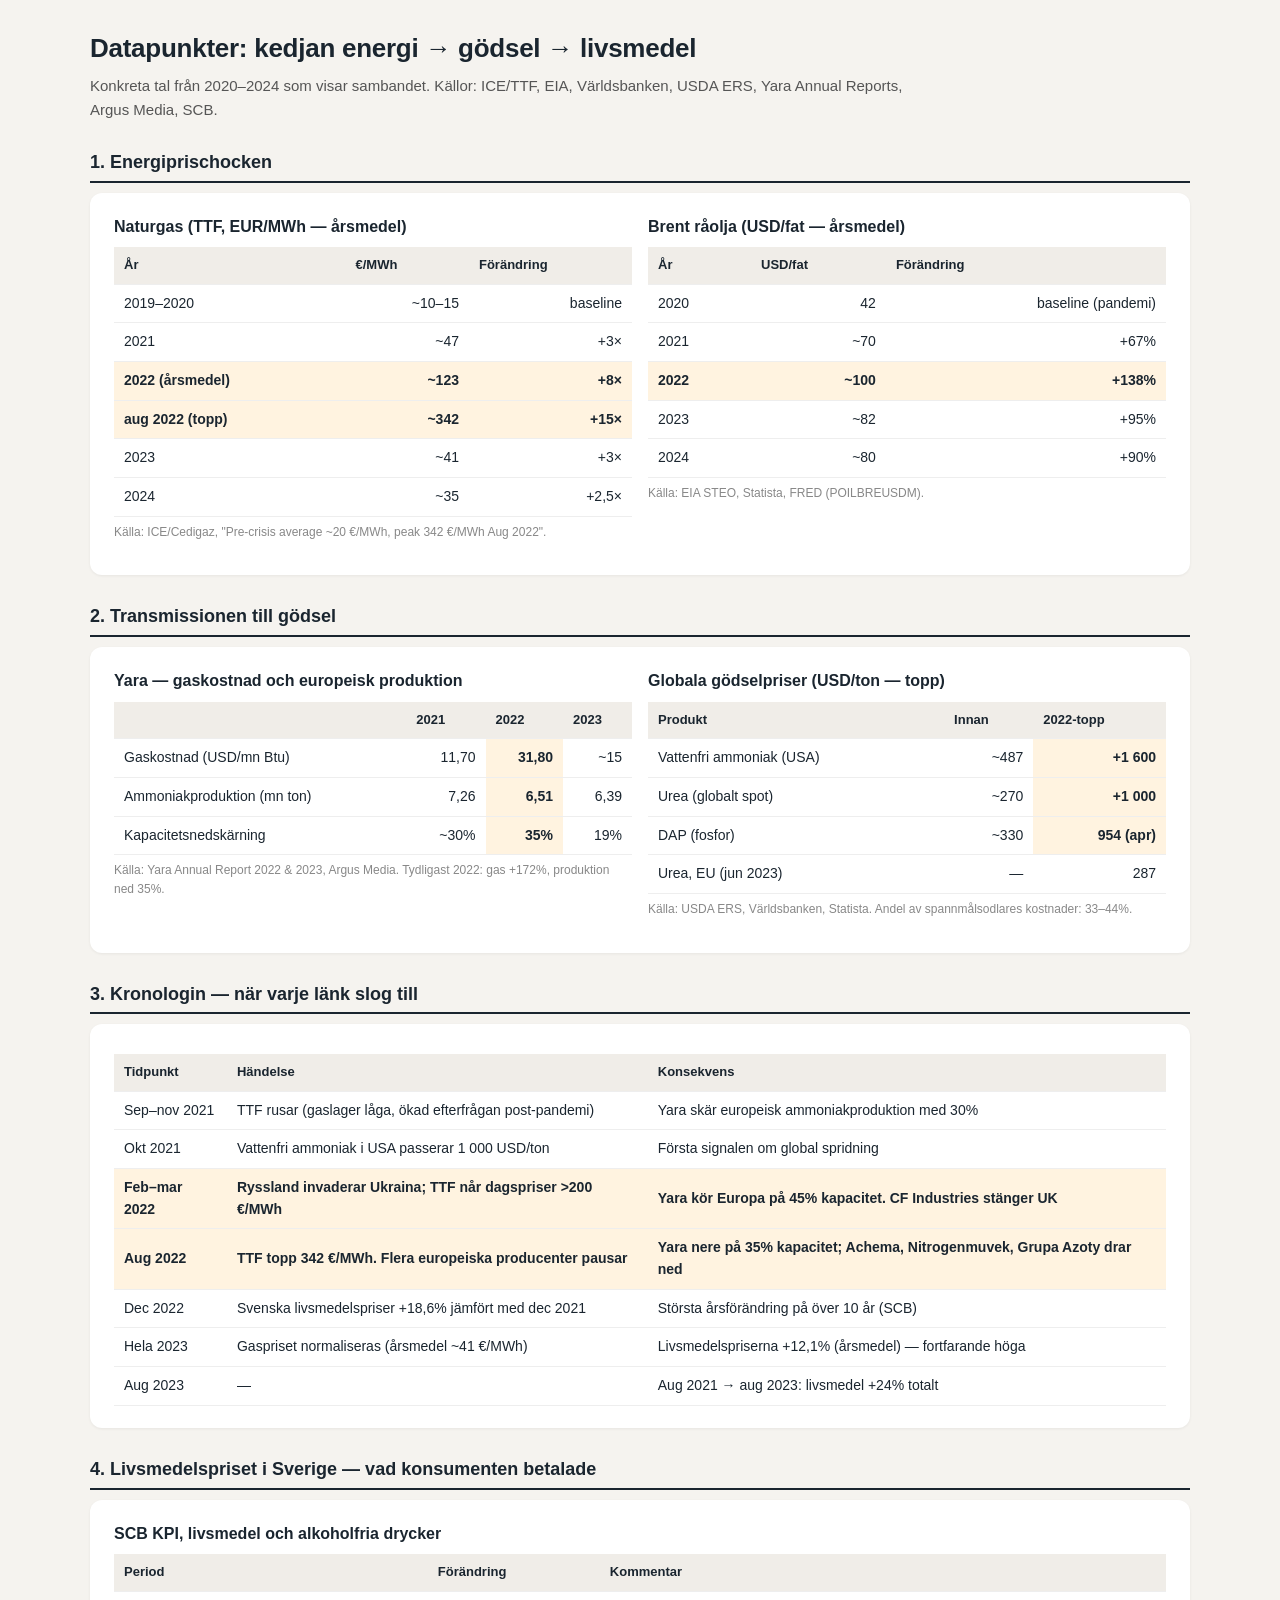
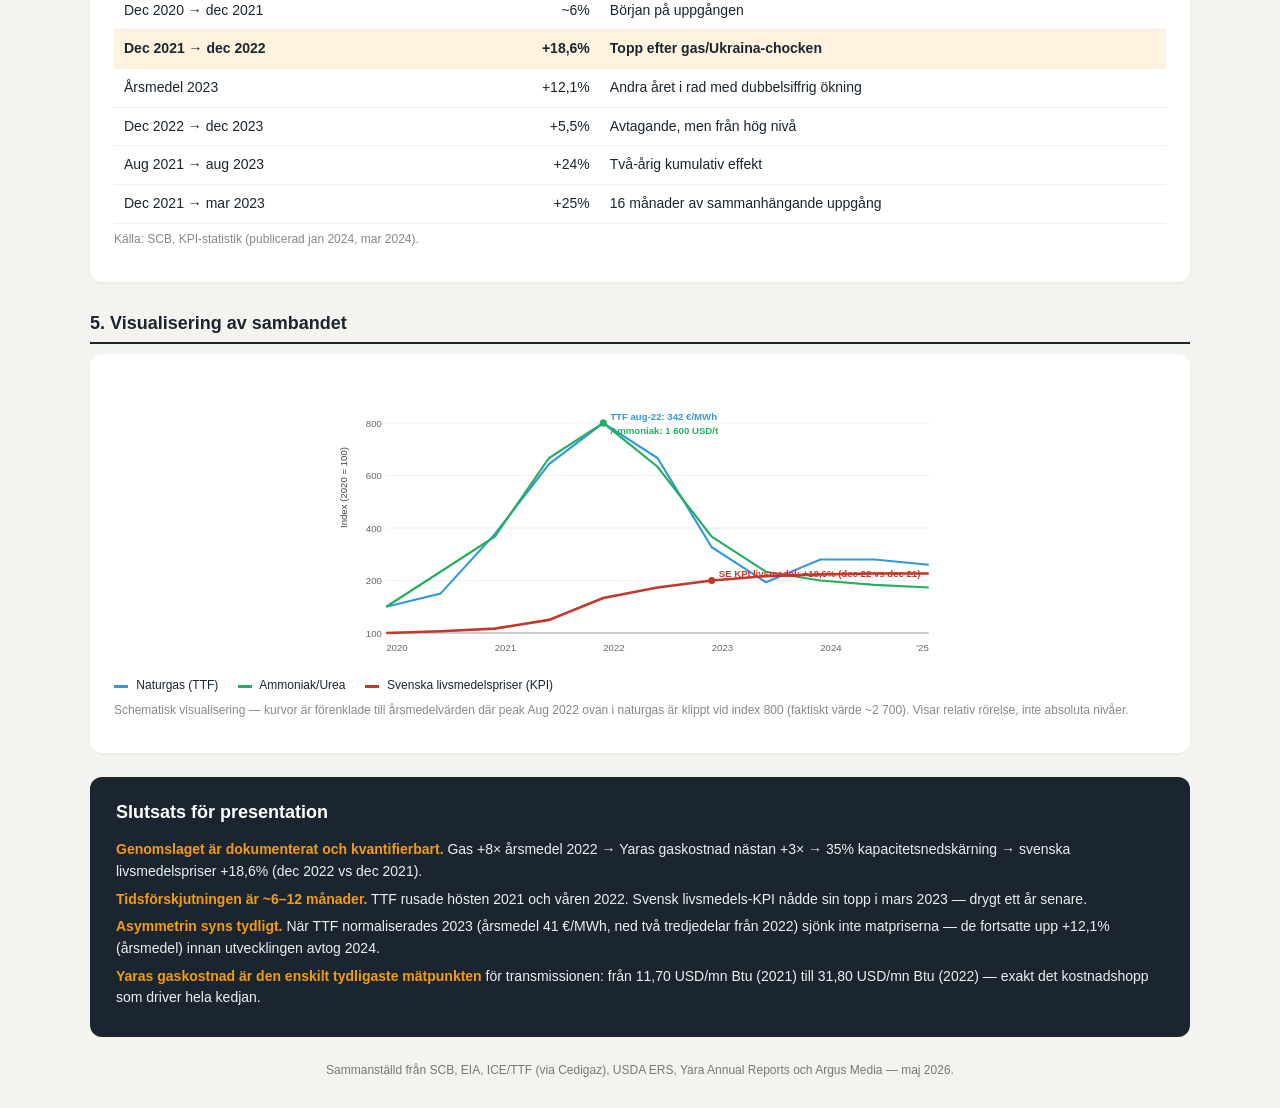
<file: datapunkter_energi_gödsel_livsmedel.html>
<!DOCTYPE html>
<html lang="sv">
<head>
<meta charset="UTF-8">
<meta name="viewport" content="width=device-width, initial-scale=1.0">
<title>Datapunkter: energi → gödsel → livsmedel 2020–2024</title>
<style>
  * { box-sizing: border-box; }
  body {
    font-family: -apple-system, BlinkMacSystemFont, "Segoe UI", Roboto, Helvetica, Arial, sans-serif;
    background: #f5f3ef;
    color: #1a252f;
    margin: 0;
    padding: 28px 20px;
    line-height: 1.55;
  }
  .wrap { max-width: 1100px; margin: 0 auto; }
  h1 { font-size: 26px; margin: 0 0 6px; letter-spacing: -0.01em; }
  .lede { font-size: 15px; color: #555; margin: 0 0 24px; max-width: 820px; }
  h2 {
    font-size: 18px;
    margin: 28px 0 10px;
    color: #1a252f;
    border-bottom: 2px solid #1a252f;
    padding-bottom: 4px;
  }
  .card {
    background: #fff;
    border-radius: 12px;
    padding: 22px 24px;
    box-shadow: 0 1px 3px rgba(0,0,0,0.06);
    margin-bottom: 16px;
  }
  .row { display: grid; grid-template-columns: 1fr 1fr; gap: 16px; }
  @media (max-width: 720px) { .row { grid-template-columns: 1fr; } }
  table { width: 100%; border-collapse: collapse; font-size: 14px; margin-top: 8px; }
  th, td { text-align: left; padding: 8px 10px; border-bottom: 1px solid #eee; }
  th { background: #f0ede8; font-weight: 600; font-size: 13px; }
  td.num { text-align: right; font-variant-numeric: tabular-nums; }
  .peak { background: #fff3e0; font-weight: 600; }
  .src { font-size: 12px; color: #888; margin-top: 6px; }

  .chart-wrap { margin-top: 12px; }
  svg.chart { width: 100%; height: 280px; display: block; }
  .axis text { font-size: 11px; fill: #666; }
  .axis line, .axis path { stroke: #ccc; fill: none; }
  .gridline { stroke: #eee; }
  .legend { font-size: 12px; margin-top: 8px; }
  .legend span { display: inline-block; margin-right: 16px; }
  .legend i {
    display: inline-block; width: 14px; height: 3px; vertical-align: middle;
    margin-right: 5px;
  }

  .takeaway {
    background: #1a252f;
    color: #ecf0f1;
    border-radius: 12px;
    padding: 22px 26px;
    margin-top: 24px;
  }
  .takeaway h2 { color: #fff; border: none; padding: 0; margin: 0 0 12px; font-size: 18px; }
  .takeaway p { margin: 6px 0; font-size: 14px; }
  .takeaway strong { color: #f39c12; }
  .citation { font-size: 11px; color: #999; margin-top: 4px; font-style: italic; }
  footer { margin-top: 24px; color: #777; font-size: 12px; text-align: center; }
</style>
</head>
<body>
<div class="wrap">
  <h1>Datapunkter: kedjan energi → gödsel → livsmedel</h1>
  <p class="lede">Konkreta tal från 2020–2024 som visar sambandet. Källor: ICE/TTF, EIA, Världsbanken, USDA ERS, Yara Annual Reports, Argus Media, SCB.</p>

  <h2>1. Energiprischocken</h2>
  <div class="card">
    <div class="row">
      <div>
        <strong>Naturgas (TTF, EUR/MWh — årsmedel)</strong>
        <table>
          <tr><th>År</th><th class="num">€/MWh</th><th class="num">Förändring</th></tr>
          <tr><td>2019–2020</td><td class="num">~10–15</td><td class="num">baseline</td></tr>
          <tr><td>2021</td><td class="num">~47</td><td class="num">+3×</td></tr>
          <tr class="peak"><td>2022 (årsmedel)</td><td class="num">~123</td><td class="num">+8×</td></tr>
          <tr class="peak"><td>aug 2022 (topp)</td><td class="num">~342</td><td class="num">+15×</td></tr>
          <tr><td>2023</td><td class="num">~41</td><td class="num">+3×</td></tr>
          <tr><td>2024</td><td class="num">~35</td><td class="num">+2,5×</td></tr>
        </table>
        <p class="src">Källa: ICE/Cedigaz, "Pre-crisis average ~20 €/MWh, peak 342 €/MWh Aug 2022".</p>
      </div>
      <div>
        <strong>Brent råolja (USD/fat — årsmedel)</strong>
        <table>
          <tr><th>År</th><th class="num">USD/fat</th><th class="num">Förändring</th></tr>
          <tr><td>2020</td><td class="num">42</td><td class="num">baseline (pandemi)</td></tr>
          <tr><td>2021</td><td class="num">~70</td><td class="num">+67%</td></tr>
          <tr class="peak"><td>2022</td><td class="num">~100</td><td class="num">+138%</td></tr>
          <tr><td>2023</td><td class="num">~82</td><td class="num">+95%</td></tr>
          <tr><td>2024</td><td class="num">~80</td><td class="num">+90%</td></tr>
        </table>
        <p class="src">Källa: EIA STEO, Statista, FRED (POILBREUSDM).</p>
      </div>
    </div>
  </div>

  <h2>2. Transmissionen till gödsel</h2>
  <div class="card">
    <div class="row">
      <div>
        <strong>Yara — gaskostnad och europeisk produktion</strong>
        <table>
          <tr><th></th><th class="num">2021</th><th class="num">2022</th><th class="num">2023</th></tr>
          <tr><td>Gaskostnad (USD/mn Btu)</td><td class="num">11,70</td><td class="num peak">31,80</td><td class="num">~15</td></tr>
          <tr><td>Ammoniakproduktion (mn ton)</td><td class="num">7,26</td><td class="num peak">6,51</td><td class="num">6,39</td></tr>
          <tr><td>Kapacitetsnedskärning</td><td class="num">~30%</td><td class="num peak">35%</td><td class="num">19%</td></tr>
        </table>
        <p class="src">Källa: Yara Annual Report 2022 & 2023, Argus Media. Tydligast 2022: gas +172%, produktion ned 35%.</p>
      </div>
      <div>
        <strong>Globala gödselpriser (USD/ton — topp)</strong>
        <table>
          <tr><th>Produkt</th><th class="num">Innan</th><th class="num">2022-topp</th></tr>
          <tr><td>Vattenfri ammoniak (USA)</td><td class="num">~487</td><td class="num peak">+1 600</td></tr>
          <tr><td>Urea (globalt spot)</td><td class="num">~270</td><td class="num peak">+1 000</td></tr>
          <tr><td>DAP (fosfor)</td><td class="num">~330</td><td class="num peak">954 (apr)</td></tr>
          <tr><td>Urea, EU (jun 2023)</td><td class="num">—</td><td class="num">287</td></tr>
        </table>
        <p class="src">Källa: USDA ERS, Världsbanken, Statista. Andel av spannmålsodlares kostnader: 33–44%.</p>
      </div>
    </div>
  </div>

  <h2>3. Kronologin — när varje länk slog till</h2>
  <div class="card">
    <table>
      <tr><th>Tidpunkt</th><th>Händelse</th><th>Konsekvens</th></tr>
      <tr><td>Sep–nov 2021</td><td>TTF rusar (gaslager låga, ökad efterfrågan post-pandemi)</td><td>Yara skär europeisk ammoniakproduktion med 30%</td></tr>
      <tr><td>Okt 2021</td><td>Vattenfri ammoniak i USA passerar 1 000 USD/ton</td><td>Första signalen om global spridning</td></tr>
      <tr class="peak"><td>Feb–mar 2022</td><td>Ryssland invaderar Ukraina; TTF når dagspriser >200 €/MWh</td><td>Yara kör Europa på 45% kapacitet. CF Industries stänger UK</td></tr>
      <tr class="peak"><td>Aug 2022</td><td>TTF topp 342 €/MWh. Flera europeiska producenter pausar</td><td>Yara nere på 35% kapacitet; Achema, Nitrogenmuvek, Grupa Azoty drar ned</td></tr>
      <tr><td>Dec 2022</td><td>Svenska livsmedelspriser +18,6% jämfört med dec 2021</td><td>Största årsförändring på över 10 år (SCB)</td></tr>
      <tr><td>Hela 2023</td><td>Gaspriset normaliseras (årsmedel ~41 €/MWh)</td><td>Livsmedelspriserna +12,1% (årsmedel) — fortfarande höga</td></tr>
      <tr><td>Aug 2023</td><td>—</td><td>Aug 2021 → aug 2023: livsmedel +24% totalt</td></tr>
    </table>
  </div>

  <h2>4. Livsmedelspriset i Sverige — vad konsumenten betalade</h2>
  <div class="card">
    <strong>SCB KPI, livsmedel och alkoholfria drycker</strong>
    <table>
      <tr><th>Period</th><th class="num">Förändring</th><th>Kommentar</th></tr>
      <tr><td>Dec 2020 → dec 2021</td><td class="num">~6%</td><td>Början på uppgången</td></tr>
      <tr class="peak"><td>Dec 2021 → dec 2022</td><td class="num">+18,6%</td><td>Topp efter gas/Ukraina-chocken</td></tr>
      <tr><td>Årsmedel 2023</td><td class="num">+12,1%</td><td>Andra året i rad med dubbelsiffrig ökning</td></tr>
      <tr><td>Dec 2022 → dec 2023</td><td class="num">+5,5%</td><td>Avtagande, men från hög nivå</td></tr>
      <tr><td>Aug 2021 → aug 2023</td><td class="num">+24%</td><td>Två-årig kumulativ effekt</td></tr>
      <tr><td>Dec 2021 → mar 2023</td><td class="num">+25%</td><td>16 månader av sammanhängande uppgång</td></tr>
    </table>
    <p class="src">Källa: SCB, KPI-statistik (publicerad jan 2024, mar 2024).</p>
  </div>

  <h2>5. Visualisering av sambandet</h2>
  <div class="card">
    <div class="chart-wrap">
      <svg class="chart" viewBox="0 0 700 320" xmlns="http://www.w3.org/2000/svg">
        <!-- Gridlines -->
        <line class="gridline" x1="60" y1="40" x2="680" y2="40"/>
        <line class="gridline" x1="60" y1="100" x2="680" y2="100"/>
        <line class="gridline" x1="60" y1="160" x2="680" y2="160"/>
        <line class="gridline" x1="60" y1="220" x2="680" y2="220"/>
        <line class="gridline" x1="60" y1="280" x2="680" y2="280"/>
        <!-- Y-axis labels (indexerat, 2020=100) -->
        <text x="55" y="44" text-anchor="end" font-size="11" fill="#666">800</text>
        <text x="55" y="104" text-anchor="end" font-size="11" fill="#666">600</text>
        <text x="55" y="164" text-anchor="end" font-size="11" fill="#666">400</text>
        <text x="55" y="224" text-anchor="end" font-size="11" fill="#666">200</text>
        <text x="55" y="284" text-anchor="end" font-size="11" fill="#666">100</text>
        <text x="15" y="160" font-size="11" fill="#444" transform="rotate(-90 15 160)">Index (2020 = 100)</text>
        <!-- X-axis -->
        <line x1="60" y1="280" x2="680" y2="280" stroke="#999"/>
        <text x="60" y="300" font-size="11" fill="#666">2020</text>
        <text x="184" y="300" font-size="11" fill="#666">2021</text>
        <text x="308" y="300" font-size="11" fill="#666">2022</text>
        <text x="432" y="300" font-size="11" fill="#666">2023</text>
        <text x="556" y="300" font-size="11" fill="#666">2024</text>
        <text x="680" y="300" text-anchor="end" font-size="11" fill="#666">'25</text>

        <!-- TTF naturgas: 2020=12.5, 2021=47, 2022=123, peak Aug 2022=342, 2023=41, 2024=35 -->
        <!-- Schema: index 2020=100, så TTF: 100, 376, 984, 2736 (peak), 328, 280 - skala om till max 800 så vi tar TTF/3 -->
        <!-- Bättre: visa relativt 2020-pris, men skala till max 800 -->
        <!-- 12.5→100, 47→376, 123→984 (overflow), peak→2736. Vi använder logaritmisk eller skär av topp. -->
        <!-- Använd istället index där 100=2020, tak vid 800. TTF: 100, 376, 800 (capped 984), 328, 280. Skala: 800=y40, 100=y280. y = 280 - (val-100) * (240/700) -->
        <!-- För enkelhet plotta direkt: y = 280 - (val/800)*240 -->

        <!-- TTF line: 2020=100, mid-2021=200, 2021=376, mid-2022=600, 2022 peak=800+, 2023=328, 2024=280 -->
        <polyline points="60,250 122,235 184,167 246,87 308,40 370,80 432,182 494,222 556,196 618,196 680,202"
                  stroke="#3498db" stroke-width="2.5" fill="none"/>

        <!-- Urea/ammoniak (USDA ammoniak: 2020=487, 2021=750→1000, 2022 peak 1600, 2023 ~600, 2024 ~500) -->
        <!-- Index: 100, 154→205, 328, 123, 103. Skala -->
        <polyline points="60,250 122,210 184,170 246,80 308,40 370,90 432,170 494,210 556,220 618,225 680,228"
                  stroke="#27ae60" stroke-width="2.5" fill="none"/>

        <!-- Sverige KPI livsmedel (årsmedel 2020=100, 2021=102, 2022=110, 2023=123, 2024=125) -->
        <polyline points="60,280 122,278 184,275 246,265 308,240 370,228 432,220 494,215 556,213 618,212 680,212"
                  stroke="#c0392b" stroke-width="3" fill="none"/>

        <!-- Markörer för viktiga datapunkter -->
        <circle cx="308" cy="40" r="4" fill="#3498db"/>
        <text x="316" y="36" font-size="11" fill="#3498db" font-weight="600">TTF aug-22: 342 €/MWh</text>

        <circle cx="308" cy="40" r="4" fill="#27ae60"/>
        <text x="316" y="52" font-size="11" fill="#27ae60" font-weight="600">Ammoniak: 1 600 USD/t</text>

        <circle cx="432" cy="220" r="4" fill="#c0392b"/>
        <text x="440" y="216" font-size="11" fill="#c0392b" font-weight="600">SE KPI livsmedel: +18,6% (dec 22 vs dec 21)</text>
      </svg>
      <div class="legend">
        <span><i style="background:#3498db"></i> Naturgas (TTF)</span>
        <span><i style="background:#27ae60"></i> Ammoniak/Urea</span>
        <span><i style="background:#c0392b"></i> Svenska livsmedelspriser (KPI)</span>
      </div>
      <p class="src">Schematisk visualisering — kurvor är förenklade till årsmedelvärden där peak Aug 2022 ovan i naturgas är klippt vid index 800 (faktiskt värde ~2 700). Visar relativ rörelse, inte absoluta nivåer.</p>
    </div>
  </div>

  <div class="takeaway">
    <h2>Slutsats för presentation</h2>
    <p><strong>Genomslaget är dokumenterat och kvantifierbart.</strong> Gas +8× årsmedel 2022 → Yaras gaskostnad nästan +3× → 35% kapacitetsnedskärning → svenska livsmedelspriser +18,6% (dec 2022 vs dec 2021).</p>
    <p><strong>Tidsförskjutningen är ~6–12 månader.</strong> TTF rusade hösten 2021 och våren 2022. Svensk livsmedels-KPI nådde sin topp i mars 2023 — drygt ett år senare.</p>
    <p><strong>Asymmetrin syns tydligt.</strong> När TTF normaliserades 2023 (årsmedel 41 €/MWh, ned två tredjedelar från 2022) sjönk inte matpriserna — de fortsatte upp +12,1% (årsmedel) innan utvecklingen avtog 2024.</p>
    <p><strong>Yaras gaskostnad är den enskilt tydligaste mätpunkten</strong> för transmissionen: från 11,70 USD/mn Btu (2021) till 31,80 USD/mn Btu (2022) — exakt det kostnadshopp som driver hela kedjan.</p>
  </div>

  <footer>Sammanställd från SCB, EIA, ICE/TTF (via Cedigaz), USDA ERS, Yara Annual Reports och Argus Media — maj 2026.</footer>
</div>
</body>
</html>
</file>
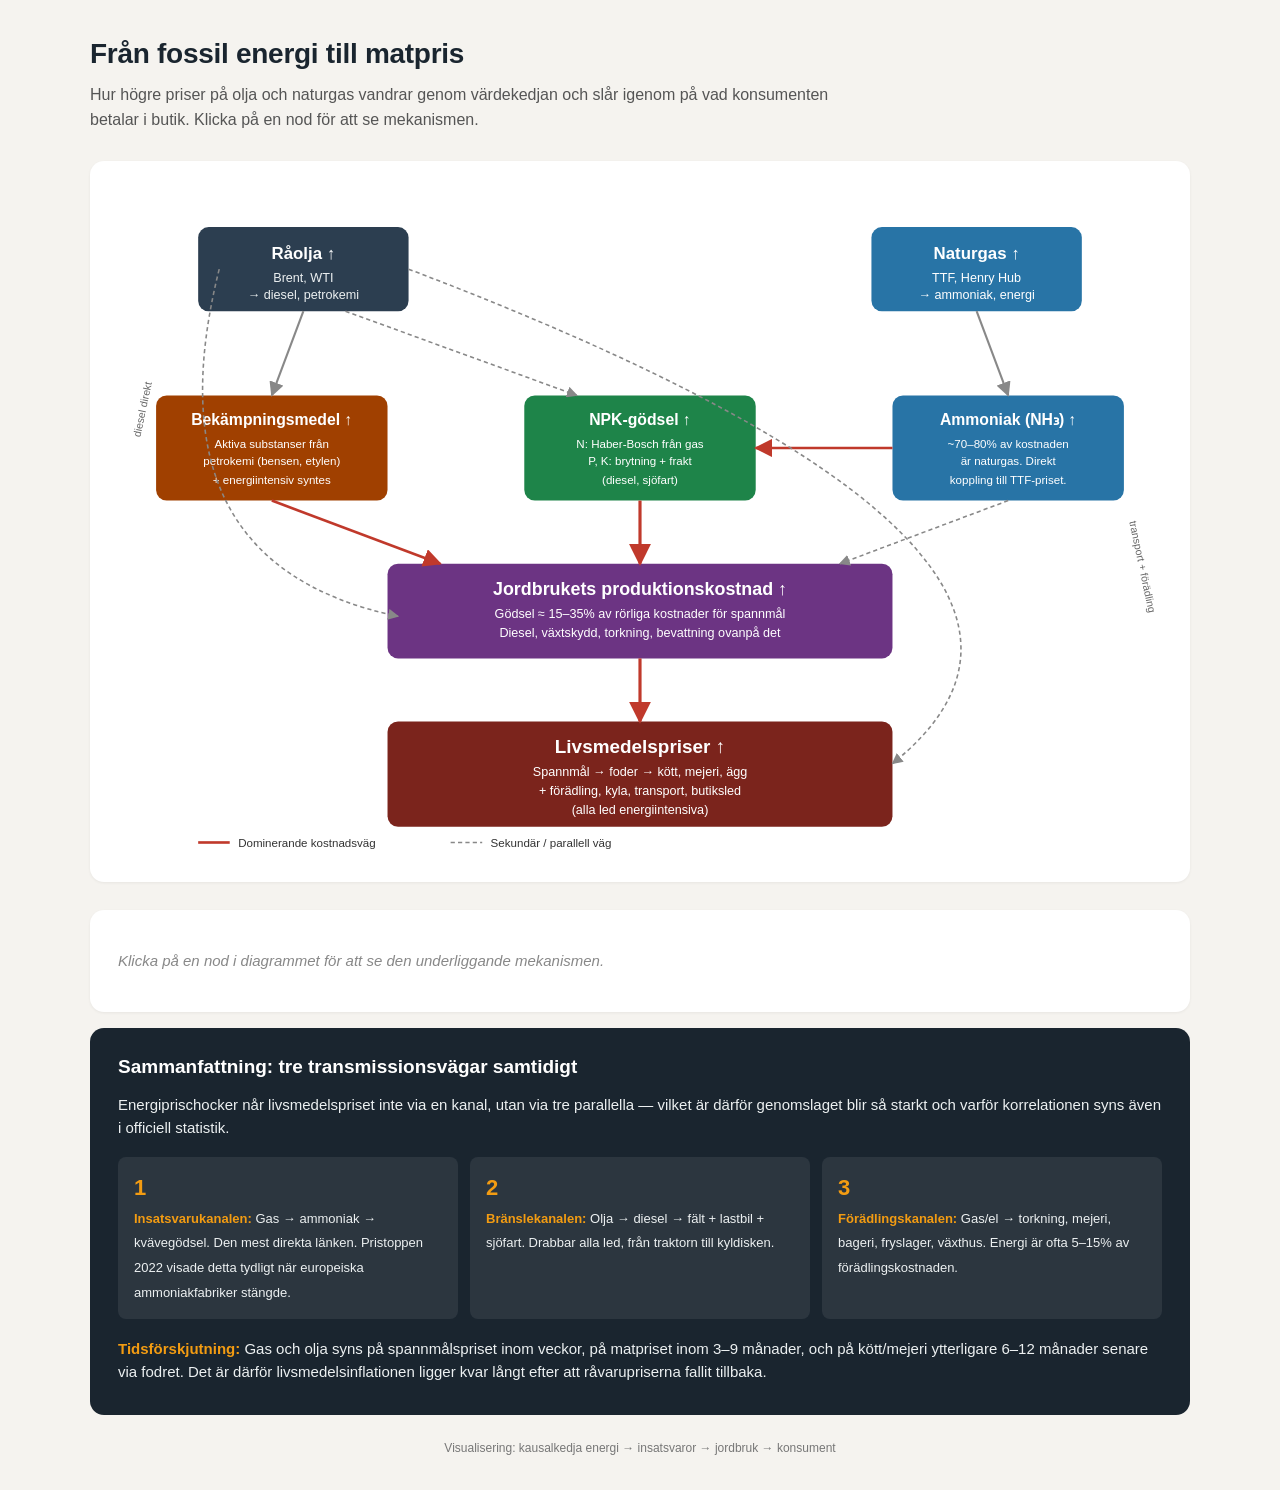
<file: energi_till_livsmedelspriser.html>
<!DOCTYPE html>
<html lang="sv">
<head>
<meta charset="UTF-8">
<meta name="viewport" content="width=device-width, initial-scale=1.0">
<title>Från fossil energi till matpris — transmissionskedjan</title>
<style>
  * { box-sizing: border-box; }
  body {
    font-family: -apple-system, BlinkMacSystemFont, "Segoe UI", Roboto, Helvetica, Arial, sans-serif;
    background: #f5f3ef;
    color: #1a252f;
    margin: 0;
    padding: 32px 20px;
    line-height: 1.55;
  }
  .wrap { max-width: 1100px; margin: 0 auto; }
  h1 {
    font-size: 28px;
    margin: 0 0 8px;
    letter-spacing: -0.01em;
  }
  .lede {
    font-size: 16px;
    color: #555;
    margin: 0 0 28px;
    max-width: 780px;
  }
  .diagram {
    background: #fff;
    border-radius: 14px;
    padding: 24px;
    box-shadow: 0 1px 3px rgba(0,0,0,0.06);
    margin-bottom: 28px;
  }
  svg { width: 100%; height: auto; display: block; }

  .node {
    cursor: pointer;
    transition: opacity 0.2s, transform 0.2s;
    transform-origin: center;
    transform-box: fill-box;
  }
  .node:hover { opacity: 0.85; }
  .node.active rect { stroke: #1a252f; stroke-width: 3; }
  .panel {
    background: #fff;
    border-radius: 14px;
    padding: 24px 28px;
    box-shadow: 0 1px 3px rgba(0,0,0,0.06);
    margin-bottom: 16px;
  }
  .panel h2 {
    font-size: 19px;
    margin: 0 0 10px;
    color: #1a252f;
  }
  .panel h3 {
    font-size: 14px;
    margin: 16px 0 6px;
    color: #7b241c;
    text-transform: uppercase;
    letter-spacing: 0.04em;
    font-weight: 600;
  }
  .panel p, .panel li { font-size: 15px; }
  .panel ul { margin: 6px 0 0; padding-left: 20px; }
  .panel li { margin-bottom: 4px; }
  .hint { color: #888; font-style: italic; font-size: 14px; }

  .summary {
    background: #1a252f;
    color: #ecf0f1;
    border-radius: 14px;
    padding: 24px 28px;
  }
  .summary h2 { color: #fff; margin: 0 0 12px; font-size: 19px; }
  .summary p { margin: 8px 0; font-size: 15px; }
  .summary strong { color: #f39c12; }

  .pillars {
    display: grid;
    grid-template-columns: repeat(auto-fit, minmax(220px, 1fr));
    gap: 12px;
    margin-top: 18px;
  }
  .pillar {
    background: rgba(255,255,255,0.08);
    border-radius: 8px;
    padding: 14px 16px;
  }
  .pillar .num {
    font-size: 22px;
    font-weight: 700;
    color: #f39c12;
    display: block;
  }
  .pillar .lbl { font-size: 13px; color: #ecf0f1; }
  footer {
    margin-top: 24px;
    color: #777;
    font-size: 12px;
    text-align: center;
  }
</style>
</head>
<body>
<div class="wrap">
  <h1>Från fossil energi till matpris</h1>
  <p class="lede">Hur högre priser på olja och naturgas vandrar genom värdekedjan och slår igenom på vad konsumenten betalar i butik. Klicka på en nod för att se mekanismen.</p>

  <div class="diagram">
    <svg viewBox="0 0 1000 640" xmlns="http://www.w3.org/2000/svg">
      <defs>
        <marker id="arrow" viewBox="0 0 10 10" refX="9" refY="5" markerWidth="7" markerHeight="7" orient="auto-start-reverse">
          <path d="M 0 0 L 10 5 L 0 10 z" fill="#888"/>
        </marker>
        <marker id="arrowRed" viewBox="0 0 10 10" refX="9" refY="5" markerWidth="7" markerHeight="7" orient="auto-start-reverse">
          <path d="M 0 0 L 10 5 L 0 10 z" fill="#c0392b"/>
        </marker>
      </defs>

      <!-- Lager 1: Energi -->
      <g class="node" data-id="olja">
        <rect x="80" y="40" width="200" height="80" rx="10" fill="#2c3e50"/>
        <text x="180" y="70" text-anchor="middle" font-size="16" font-weight="700" fill="#fff">Råolja ↑</text>
        <text x="180" y="92" text-anchor="middle" font-size="12" fill="#ecf0f1">Brent, WTI</text>
        <text x="180" y="108" text-anchor="middle" font-size="12" fill="#ecf0f1">→ diesel, petrokemi</text>
      </g>

      <g class="node" data-id="gas">
        <rect x="720" y="40" width="200" height="80" rx="10" fill="#2874a6"/>
        <text x="820" y="70" text-anchor="middle" font-size="16" font-weight="700" fill="#fff">Naturgas ↑</text>
        <text x="820" y="92" text-anchor="middle" font-size="12" fill="#fff">TTF, Henry Hub</text>
        <text x="820" y="108" text-anchor="middle" font-size="12" fill="#fff">→ ammoniak, energi</text>
      </g>

      <!-- Lager 2: Insatsvaror -->
      <g class="node" data-id="bekampning">
        <rect x="40" y="200" width="220" height="100" rx="10" fill="#a04000"/>
        <text x="150" y="228" text-anchor="middle" font-size="15" font-weight="700" fill="#fff">Bekämpningsmedel ↑</text>
        <text x="150" y="250" text-anchor="middle" font-size="11" fill="#fff">Aktiva substanser från</text>
        <text x="150" y="266" text-anchor="middle" font-size="11" fill="#fff">petrokemi (bensen, etylen)</text>
        <text x="150" y="284" text-anchor="middle" font-size="11" fill="#fff">+ energiintensiv syntes</text>
      </g>

      <g class="node" data-id="npk">
        <rect x="390" y="200" width="220" height="100" rx="10" fill="#1e8449"/>
        <text x="500" y="228" text-anchor="middle" font-size="15" font-weight="700" fill="#fff">NPK-gödsel ↑</text>
        <text x="500" y="250" text-anchor="middle" font-size="11" fill="#fff">N: Haber-Bosch från gas</text>
        <text x="500" y="266" text-anchor="middle" font-size="11" fill="#fff">P, K: brytning + frakt</text>
        <text x="500" y="284" text-anchor="middle" font-size="11" fill="#fff">(diesel, sjöfart)</text>
      </g>

      <g class="node" data-id="ammoniak">
        <rect x="740" y="200" width="220" height="100" rx="10" fill="#2874a6"/>
        <text x="850" y="228" text-anchor="middle" font-size="15" font-weight="700" fill="#fff">Ammoniak (NH₃) ↑</text>
        <text x="850" y="250" text-anchor="middle" font-size="11" fill="#fff">~70–80% av kostnaden</text>
        <text x="850" y="266" text-anchor="middle" font-size="11" fill="#fff">är naturgas. Direkt</text>
        <text x="850" y="284" text-anchor="middle" font-size="11" fill="#fff">koppling till TTF-priset.</text>
      </g>

      <!-- Lager 3: Gården -->
      <g class="node" data-id="gard">
        <rect x="260" y="360" width="480" height="90" rx="10" fill="#6c3483"/>
        <text x="500" y="390" text-anchor="middle" font-size="17" font-weight="700" fill="#fff">Jordbrukets produktionskostnad ↑</text>
        <text x="500" y="412" text-anchor="middle" font-size="12" fill="#fff">Gödsel ≈ 15–35% av rörliga kostnader för spannmål</text>
        <text x="500" y="430" text-anchor="middle" font-size="12" fill="#fff">Diesel, växtskydd, torkning, bevattning ovanpå det</text>
      </g>

      <!-- Lager 4: Livsmedel -->
      <g class="node" data-id="livsmedel">
        <rect x="260" y="510" width="480" height="100" rx="10" fill="#7b241c"/>
        <text x="500" y="540" text-anchor="middle" font-size="18" font-weight="700" fill="#fff">Livsmedelspriser ↑</text>
        <text x="500" y="562" text-anchor="middle" font-size="12" fill="#fff">Spannmål → foder → kött, mejeri, ägg</text>
        <text x="500" y="580" text-anchor="middle" font-size="12" fill="#fff">+ förädling, kyla, transport, butiksled</text>
        <text x="500" y="598" text-anchor="middle" font-size="12" fill="#fff">(alla led energiintensiva)</text>
      </g>

      <!-- Pilar -->
      <line x1="180" y1="120" x2="150" y2="200" stroke="#888" stroke-width="2" marker-end="url(#arrow)"/>
      <line x1="220" y1="120" x2="440" y2="200" stroke="#888" stroke-width="1.5" marker-end="url(#arrow)" stroke-dasharray="4,3"/>

      <line x1="820" y1="120" x2="850" y2="200" stroke="#888" stroke-width="2" marker-end="url(#arrow)"/>
      <line x1="740" y1="250" x2="610" y2="250" stroke="#c0392b" stroke-width="2.5" marker-end="url(#arrowRed)"/>

      <line x1="150" y1="300" x2="310" y2="360" stroke="#c0392b" stroke-width="2.5" marker-end="url(#arrowRed)"/>
      <line x1="500" y1="300" x2="500" y2="360" stroke="#c0392b" stroke-width="3" marker-end="url(#arrowRed)"/>
      <line x1="850" y1="300" x2="690" y2="360" stroke="#888" stroke-width="1.5" marker-end="url(#arrow)" stroke-dasharray="4,3"/>

      <path d="M 100 80 Q 30 360 270 410" stroke="#888" stroke-width="1.5" fill="none" marker-end="url(#arrow)" stroke-dasharray="4,3"/>
      <text x="25" y="240" font-size="10" fill="#666" transform="rotate(-78 25 240)">diesel direkt</text>

      <line x1="500" y1="450" x2="500" y2="510" stroke="#c0392b" stroke-width="3" marker-end="url(#arrowRed)"/>

      <path d="M 280 80 Q 990 350 740 550" stroke="#888" stroke-width="1.5" fill="none" marker-end="url(#arrow)" stroke-dasharray="4,3"/>
      <text x="965" y="320" font-size="10" fill="#666" transform="rotate(78 965 320)">transport + förädling</text>

      <!-- Legend -->
      <g transform="translate(80, 625)">
        <line x1="0" y1="0" x2="30" y2="0" stroke="#c0392b" stroke-width="2.5"/>
        <text x="38" y="4" font-size="11" fill="#333">Dominerande kostnadsväg</text>
        <line x1="240" y1="0" x2="270" y2="0" stroke="#888" stroke-width="1.5" stroke-dasharray="4,3"/>
        <text x="278" y="4" font-size="11" fill="#333">Sekundär / parallell väg</text>
      </g>
    </svg>
  </div>

  <div class="panel" id="info">
    <p class="hint">Klicka på en nod i diagrammet för att se den underliggande mekanismen.</p>
  </div>

  <div class="summary">
    <h2>Sammanfattning: tre transmissionsvägar samtidigt</h2>
    <p>Energiprischocker når livsmedelspriset inte via en kanal, utan via tre parallella — vilket är därför genomslaget blir så starkt och varför korrelationen syns även i officiell statistik.</p>
    <div class="pillars">
      <div class="pillar">
        <span class="num">1</span>
        <span class="lbl"><strong>Insatsvarukanalen:</strong> Gas → ammoniak → kvävegödsel. Den mest direkta länken. Pristoppen 2022 visade detta tydligt när europeiska ammoniakfabriker stängde.</span>
      </div>
      <div class="pillar">
        <span class="num">2</span>
        <span class="lbl"><strong>Bränslekanalen:</strong> Olja → diesel → fält + lastbil + sjöfart. Drabbar alla led, från traktorn till kyldisken.</span>
      </div>
      <div class="pillar">
        <span class="num">3</span>
        <span class="lbl"><strong>Förädlingskanalen:</strong> Gas/el → torkning, mejeri, bageri, fryslager, växthus. Energi är ofta 5–15% av förädlingskostnaden.</span>
      </div>
    </div>
    <p style="margin-top:18px;"><strong>Tidsförskjutning:</strong> Gas och olja syns på spannmålspriset inom veckor, på matpriset inom 3–9 månader, och på kött/mejeri ytterligare 6–12 månader senare via fodret. Det är därför livsmedelsinflationen ligger kvar långt efter att råvarupriserna fallit tillbaka.</p>
  </div>

  <footer>Visualisering: kausalkedja energi → insatsvaror → jordbruk → konsument</footer>
</div>

<script>
  const info = {
    olja: {
      title: "Råolja",
      body: `
        <h3>Vad händer</h3>
        <p>Brent och WTI är de globala referenspriserna. När de stiger drivs diesel, bunkerbränsle och petrokemiska råvaror upp.</p>
        <h3>Tre roller</h3>
        <ul>
          <li><strong>Bränsle:</strong> Traktorer, skördetröskor, lastbilar, fartyg — hela logistikkedjan från åker till butik.</li>
          <li><strong>Petrokemisk råvara:</strong> Bensen, toluen, etylen — byggstenar för många bekämpningsmedel och plast (förpackningar, växthusfilm).</li>
          <li><strong>Korrelation med gas:</strong> Olja och gas följs ofta åt (substitut i kraftgenerering, sammankopplade marknader), så en oljechock föregår eller förstärker en gaschock.</li>
        </ul>
      `
    },
    gas: {
      title: "Naturgas",
      body: `
        <h3>Vad händer</h3>
        <p>TTF (Europa) och Henry Hub (USA) är referenspriserna. Naturgas är den enskilt viktigaste komponenten i kvävegödseltillverkning.</p>
        <h3>Två roller i gödseltillverkning</h3>
        <ul>
          <li><strong>Råvara:</strong> Metan (CH₄) bryts ned för att leverera väte (H₂) som binds med kväve från luft till ammoniak (NH₃).</li>
          <li><strong>Energi:</strong> Processen kräver hög temperatur och tryck — också det energin från gas.</li>
        </ul>
        <h3>Historiskt exempel</h3>
        <p>Under europeiska gaskrisen 2021–2022 var produktionen av ammoniak olönsam vid TTF-priser över ~70 €/MWh. Yara, BASF och CF Industries minskade eller stoppade produktionen. Europeisk kvävegödsel blev både dyrare och knappare samtidigt.</p>
      `
    },
    bekampning: {
      title: "Bekämpningsmedel (växtskyddsmedel)",
      body: `
        <h3>Vad händer</h3>
        <p>De flesta moderna herbicider, fungicider och insekticider är syntetiska organiska molekyler — byggda från petrokemiska byggstenar.</p>
        <h3>Kostnadskomponenter</h3>
        <ul>
          <li><strong>Råvaror:</strong> Bensen, etylen, propylen, klor — flera är direkta derivat av råolja och naturgas.</li>
          <li><strong>Energi i syntesen:</strong> Många reaktionssteg, ofta vid hög temperatur. Energikostnaden är betydande.</li>
          <li><strong>Frakt:</strong> Tunga koncentrat, ofta från Kina/Indien. Container- och bunkerpriser slår direkt på landad kostnad.</li>
        </ul>
        <h3>Genomslag</h3>
        <p>Mindre direkt än kvävegödsel mot livsmedelspriset, men signifikant: minskad användning vid prishöjningar ger lägre skörd → tunnare utbud.</p>
      `
    },
    npk: {
      title: "NPK-gödsel",
      body: `
        <h3>Vad NPK består av</h3>
        <ul>
          <li><strong>N (kväve):</strong> Tillverkat från ammoniak. Naturgaspriset = ~70–80% av tillverkningskostnaden.</li>
          <li><strong>P (fosfor):</strong> Bryts (Marocko, Ryssland, Kina). Energi krävs för brytning och förädling; fraktas globalt.</li>
          <li><strong>K (kalium):</strong> Bryts (Kanada, Vitryssland, Ryssland). Globalt logistikberoende.</li>
        </ul>
        <h3>Varför kvävekomponenten är den känsligaste</h3>
        <p>Fosfor och kalium är gruvprodukter — råvaran är i marken. Kväve däremot tillverkas kontinuerligt från luft + gas, vilket gör det direkt exponerat mot dagspriset på naturgas.</p>
        <h3>Andel av jordbrukarens kostnader</h3>
        <p>För svenska spannmålsodlare typiskt 15–35% av rörliga kostnader. Vid pristoppar (2022) har det varit över 40% för vissa grödor.</p>
      `
    },
    ammoniak: {
      title: "Ammoniak (NH₃) — den dolda nyckeln",
      body: `
        <h3>Varför ammoniak är central</h3>
        <p>Ammoniak är mellansteget mellan gas och nästan all kvävegödsel (urea, AN, CAN, NPK-N). Att förstå ammoniakpriset är att förstå gödselpriset.</p>
        <h3>Haber-Bosch-processen</h3>
        <ul>
          <li>Tar väte från metan (gas) + kväve från luft.</li>
          <li>Naturgas står för <strong>både råvara och processenergi</strong>.</li>
          <li>I Europa: 70–80% av rörlig tillverkningskostnad = gas.</li>
        </ul>
        <h3>Praktisk konsekvens</h3>
        <p>När TTF rör sig 20% rör sig europeiskt ammoniakpris nästan 1:1. Det är därför priset på säck i lantmännenbutiken kan dubblas på ett halvår.</p>
      `
    },
    gard: {
      title: "Jordbrukets produktionskostnad",
      body: `
        <h3>Var energin syns på gården</h3>
        <ul>
          <li><strong>Gödsel:</strong> 15–35% av rörliga kostnader (vid normalpriser). Vid pristoppar 35–45%.</li>
          <li><strong>Diesel:</strong> Plöjning, sådd, skörd, transport till lagring.</li>
          <li><strong>Torkning:</strong> Spannmålstork drivs av olja/gas/pellets — energikostnad direkt synlig på spannmål med hög skördefukt.</li>
          <li><strong>Växtskydd:</strong> Mindre andel men ökande vid hög prisnivå.</li>
          <li><strong>Bevattning, mjölkning, ventilation:</strong> El, som i sin tur prissätts mot gas i Europa.</li>
        </ul>
        <h3>Asymmetri</h3>
        <p>Bonden tar kostnadshöjningen direkt men kan inte alltid skicka den vidare. Det innebär att vissa förändringar i avkastning (mindre gödsel → lägre skörd) också spelar in i nästa års matpris.</p>
      `
    },
    livsmedel: {
      title: "Livsmedelspriser i butik",
      body: `
        <h3>Tre transmissionsvägar når konsumenten</h3>
        <ul>
          <li><strong>Direkt via vegetabilier:</strong> Bröd, pasta, flingor, mjöl — kort kedja från åker till butik.</li>
          <li><strong>Indirekt via foder:</strong> Spannmål och sojamjöl används som djurfoder. Högre fodersäd → högre kött, mejeri, ägg, fisk (foderfisk).</li>
          <li><strong>Förädling och logistik:</strong> Bageri, mejeri, slakteri, fryslager, kyldisk, transport. Alla energiintensiva. Gas och el slår genom här igen.</li>
        </ul>
        <h3>Eftersläpning</h3>
        <p>Spannmål svarar inom veckor. Bröd och mjöl inom månader. Kött och mejeri kan släpa 9–18 månader — fodret förmedlas via djurets tillväxtcykel. Det är därför "matinflationen" ligger kvar längre än energiinflationen.</p>
        <h3>Asymmetri i nedåtgång</h3>
        <p>Studier (bl.a. ECB, BIS) visar att livsmedelspriser stiger snabbt när insatskostnaderna går upp men sjunker långsammare när de faller. Marginaler i förädlings- och butiksled tenderar att utvidgas under övergångsperioden.</p>
      `
    }
  };

  const panel = document.getElementById("info");
  const nodes = document.querySelectorAll(".node");

  function show(id) {
    const data = info[id];
    if (!data) return;
    nodes.forEach(n => n.classList.toggle("active", n.dataset.id === id));
    panel.innerHTML = `<h2>${data.title}</h2>${data.body}`;
    panel.scrollIntoView({ behavior: "smooth", block: "nearest" });
  }

  nodes.forEach(n => {
    n.addEventListener("click", () => show(n.dataset.id));
  });
</script>
</body>
</html>
</file>
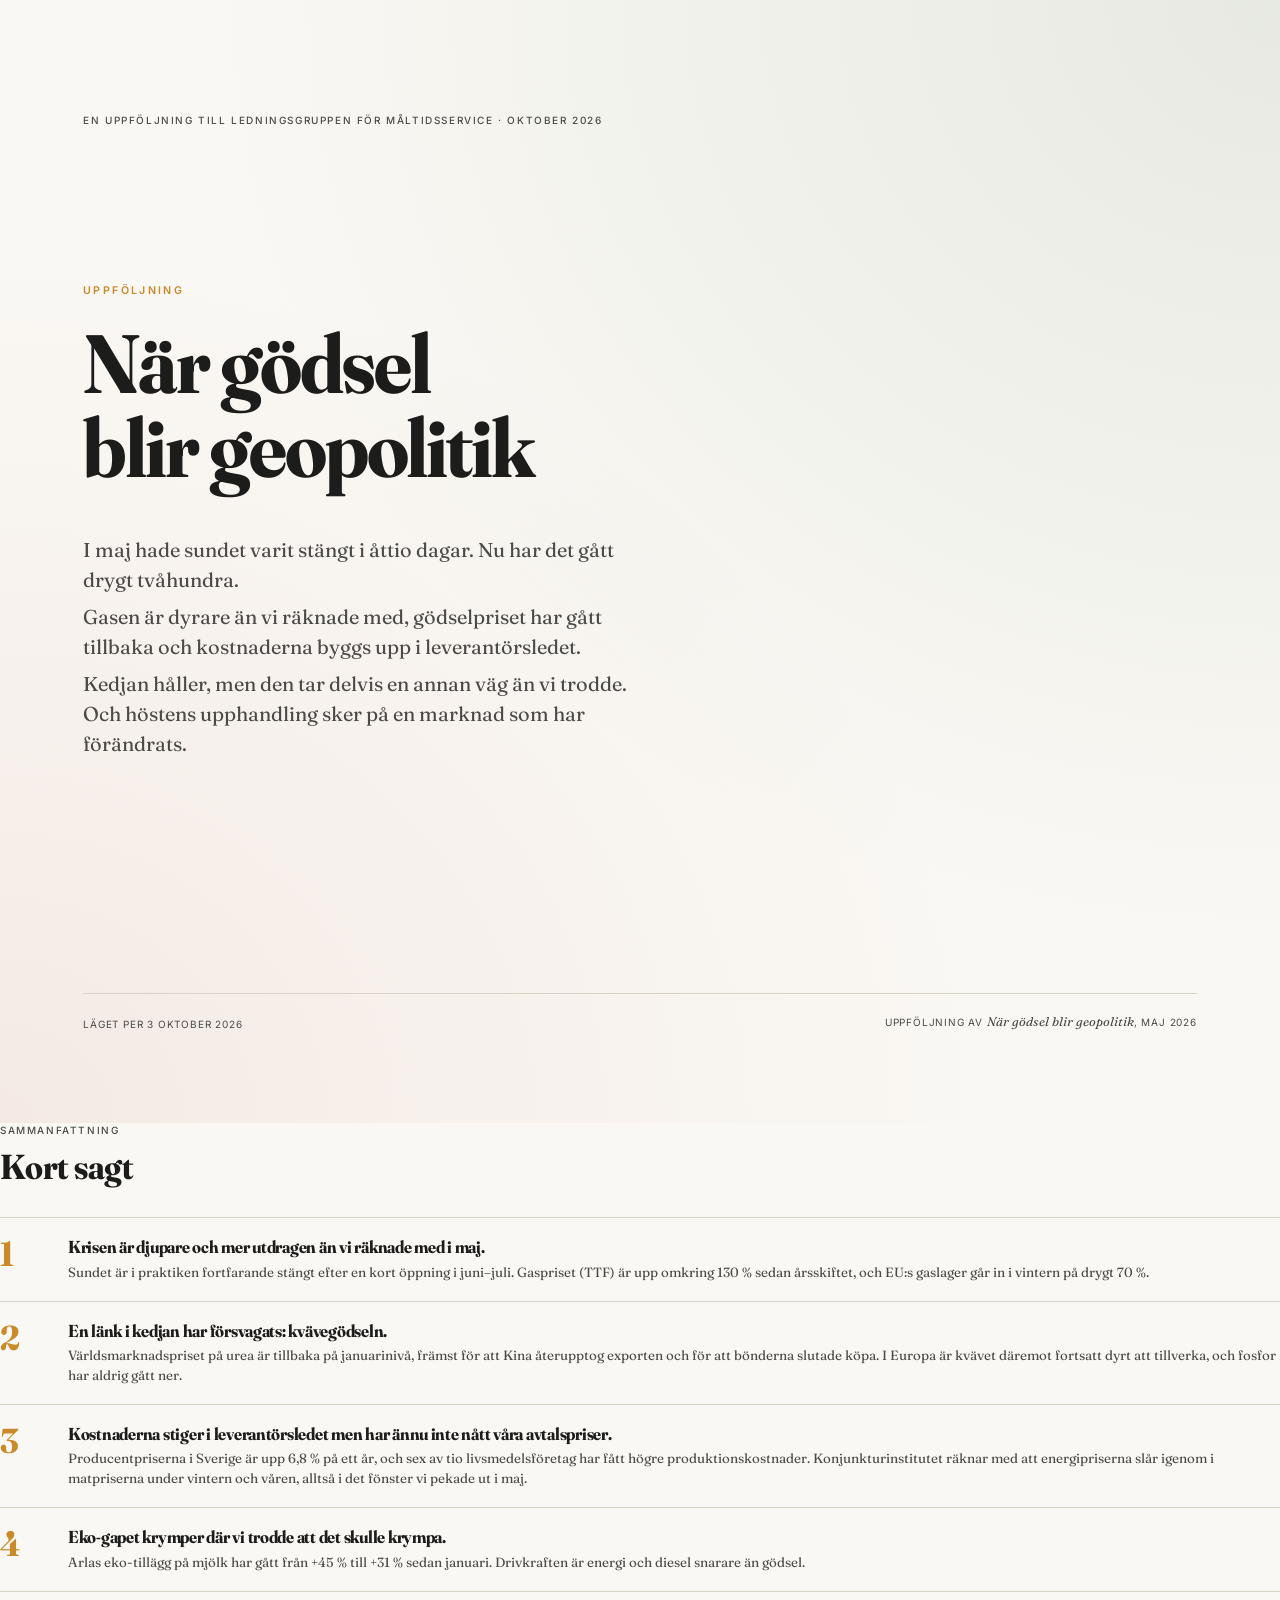
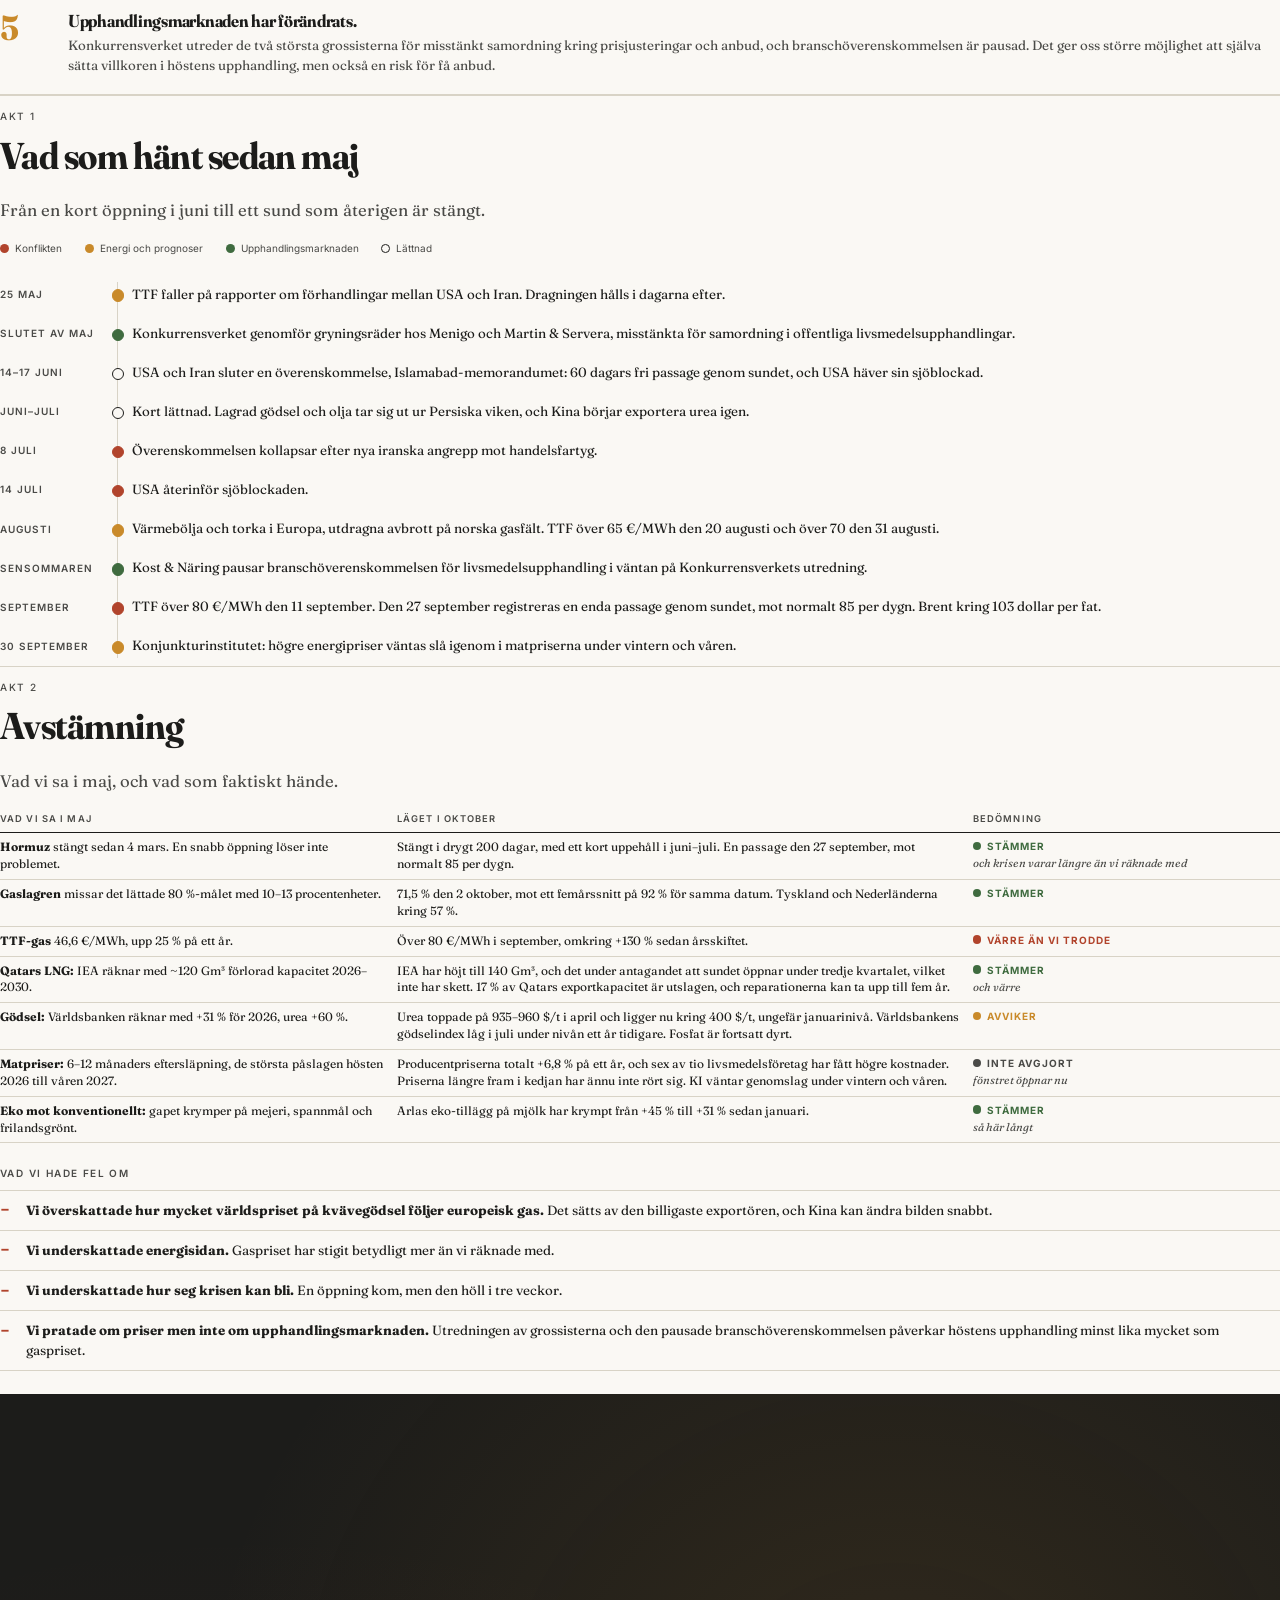
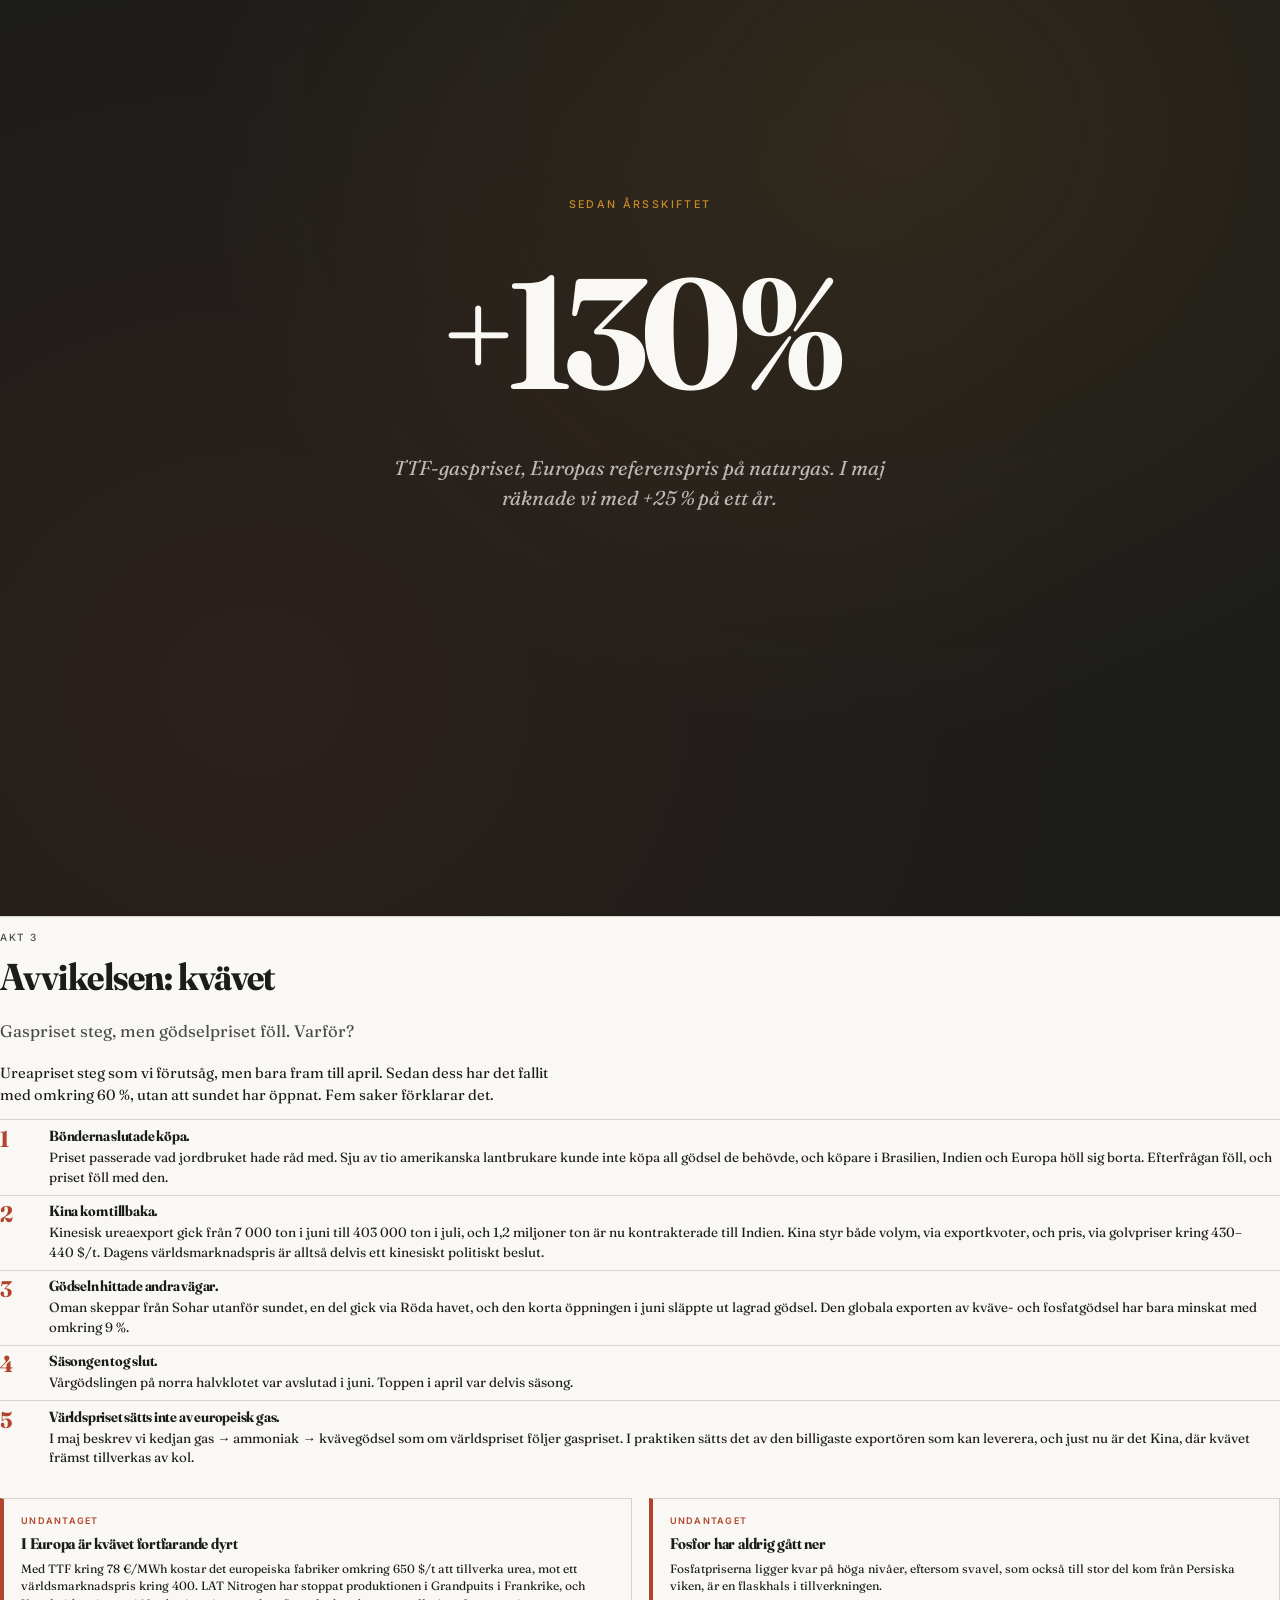
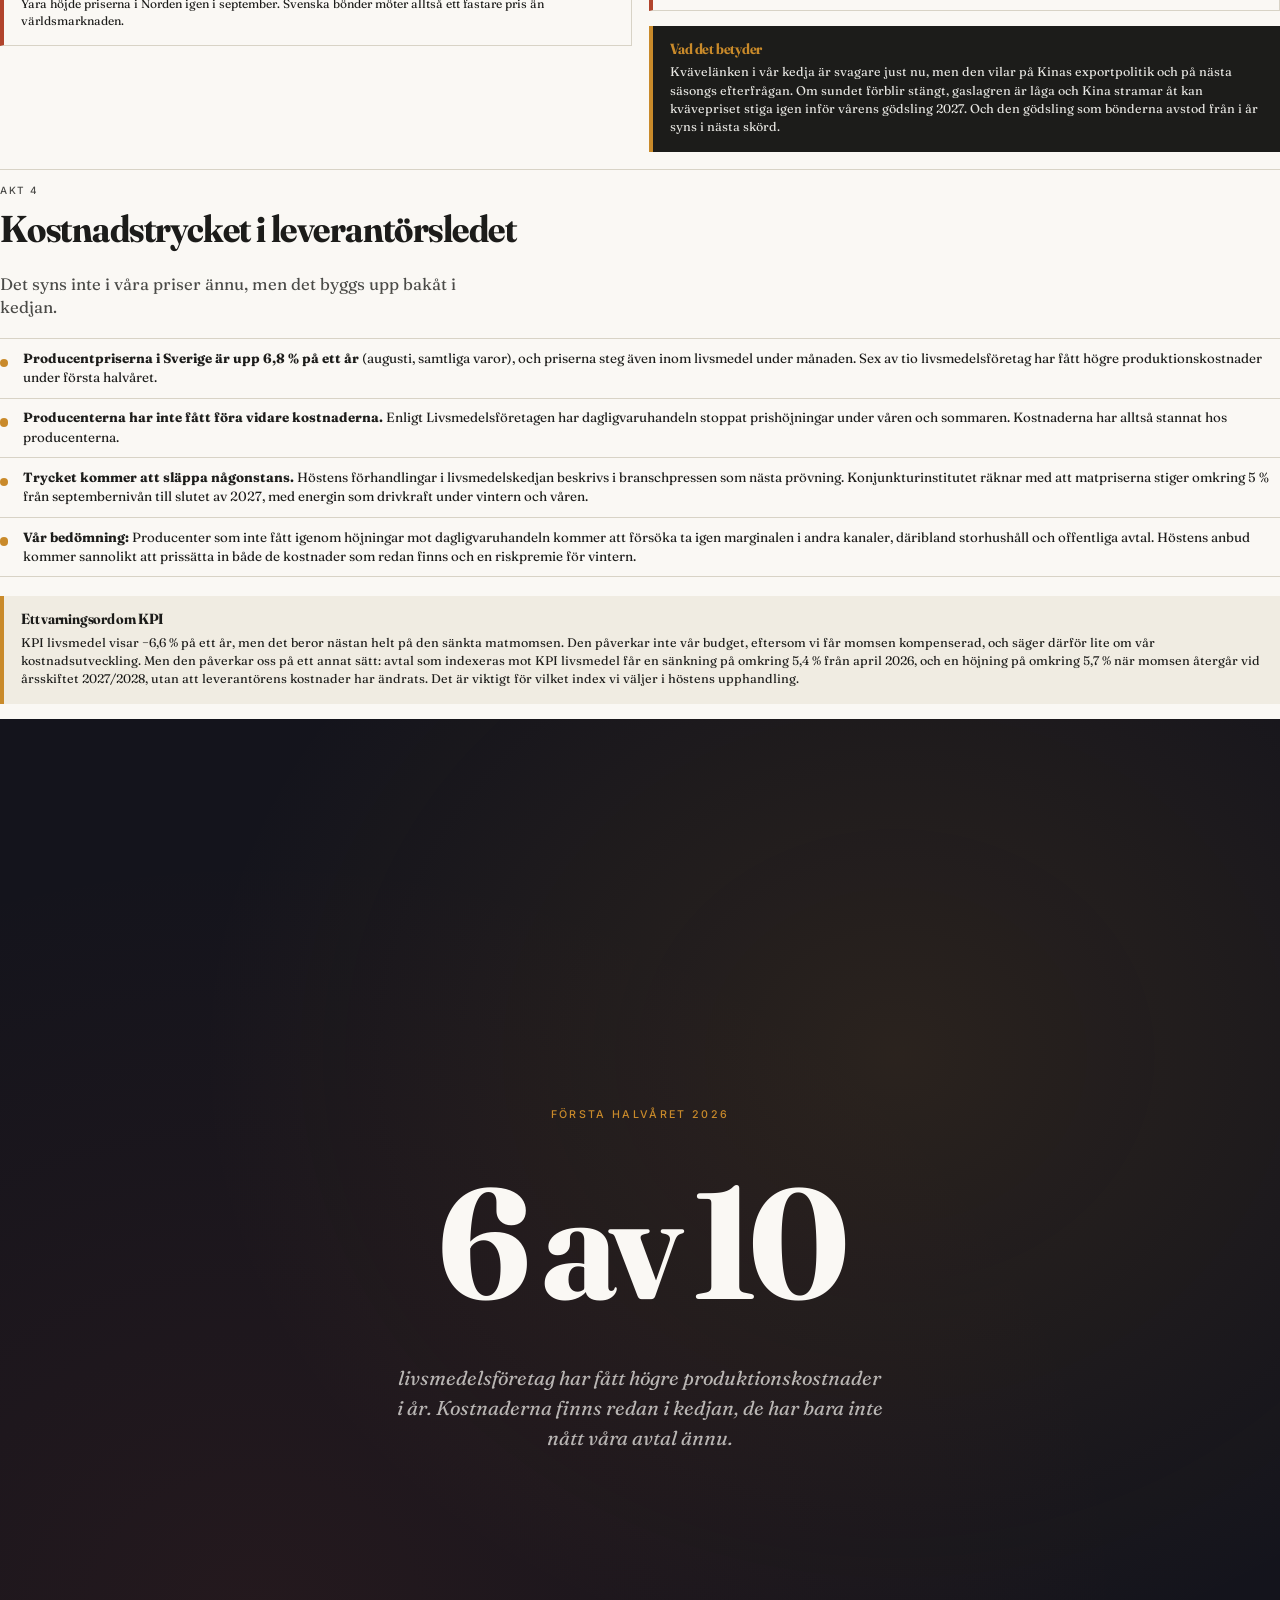
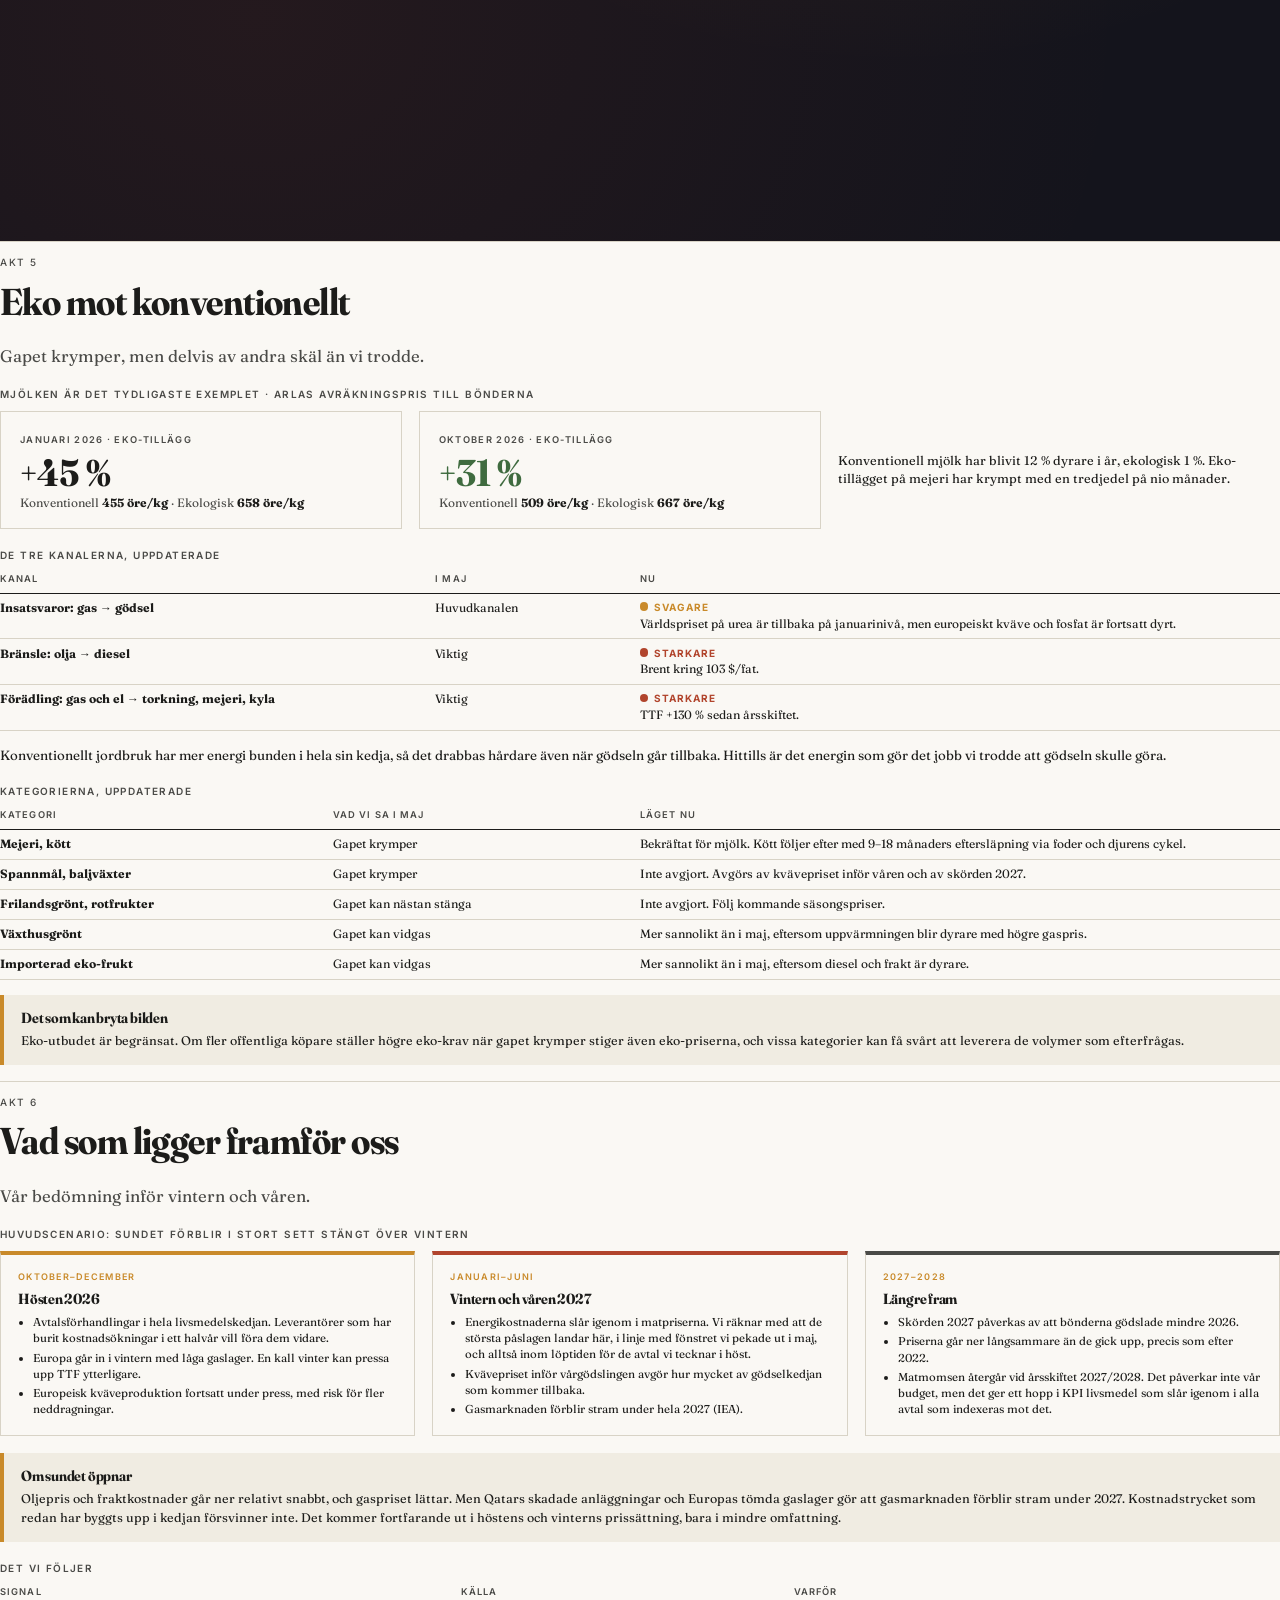
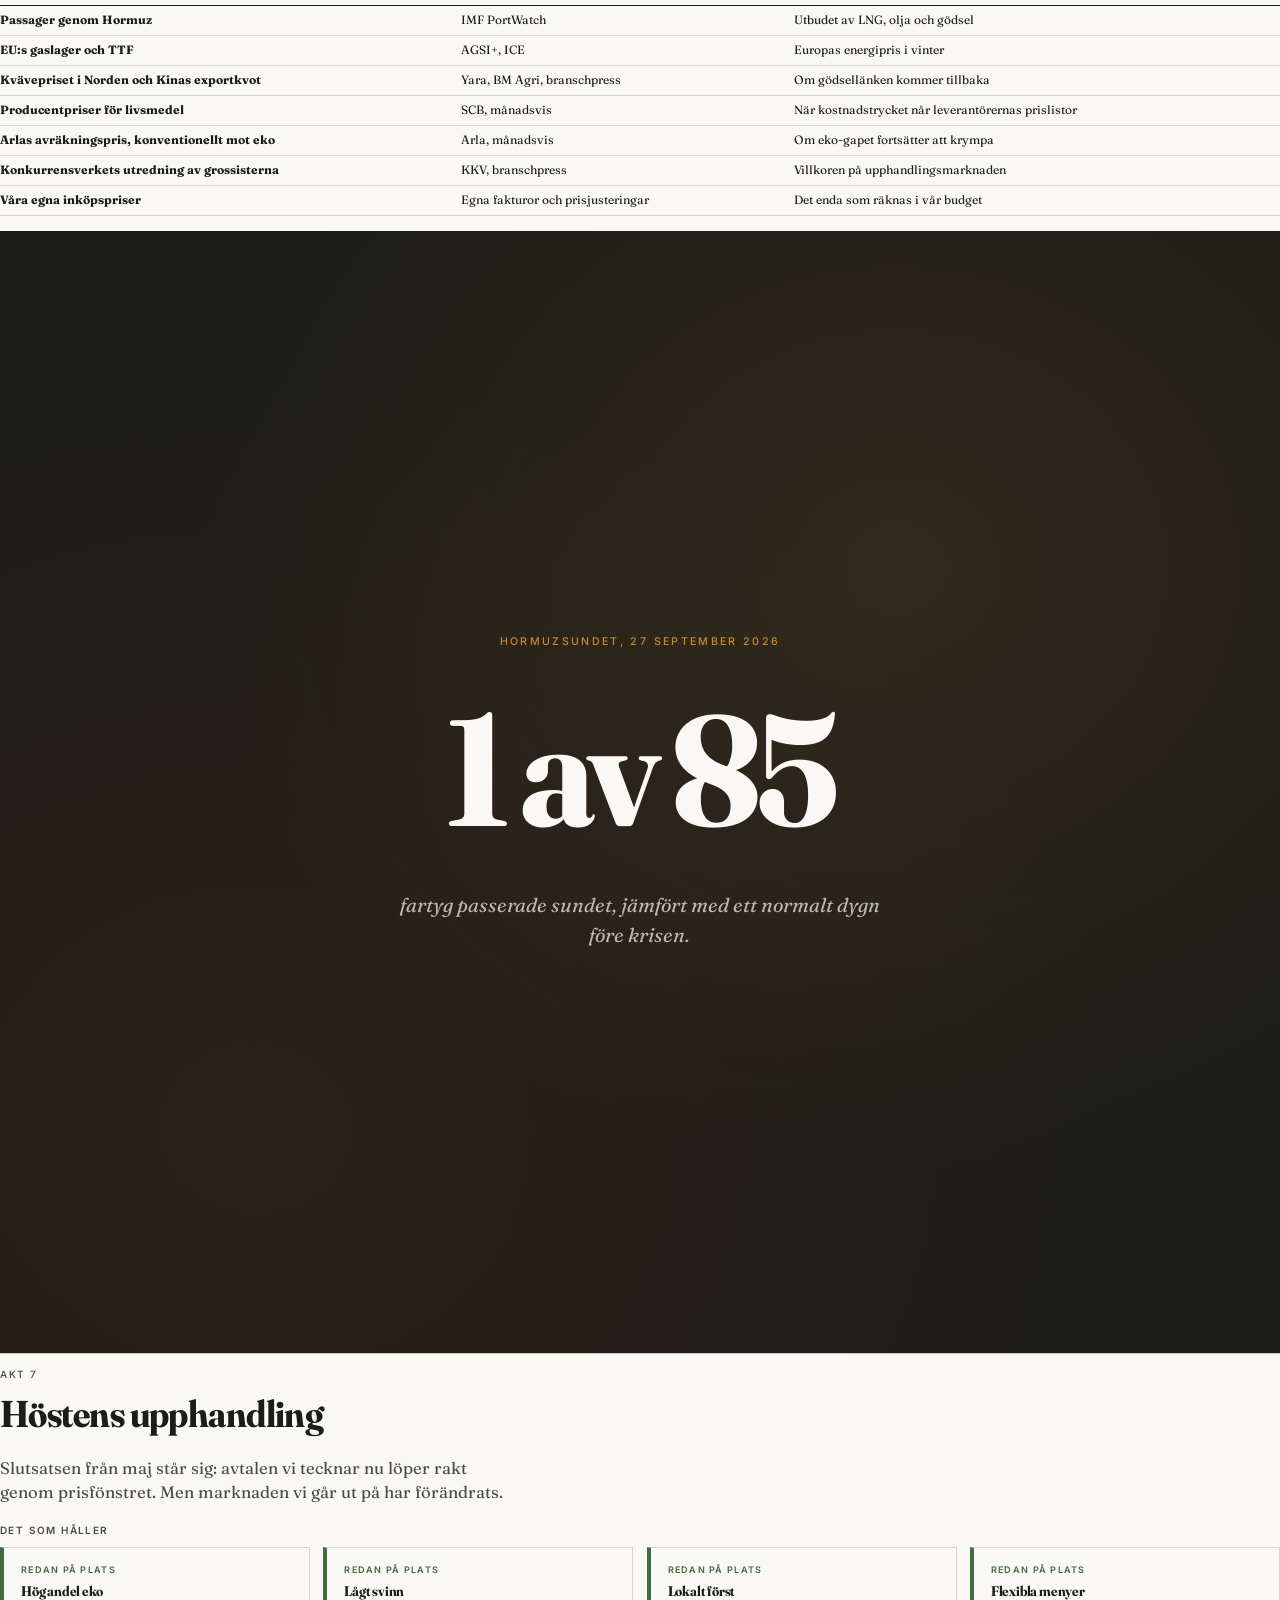
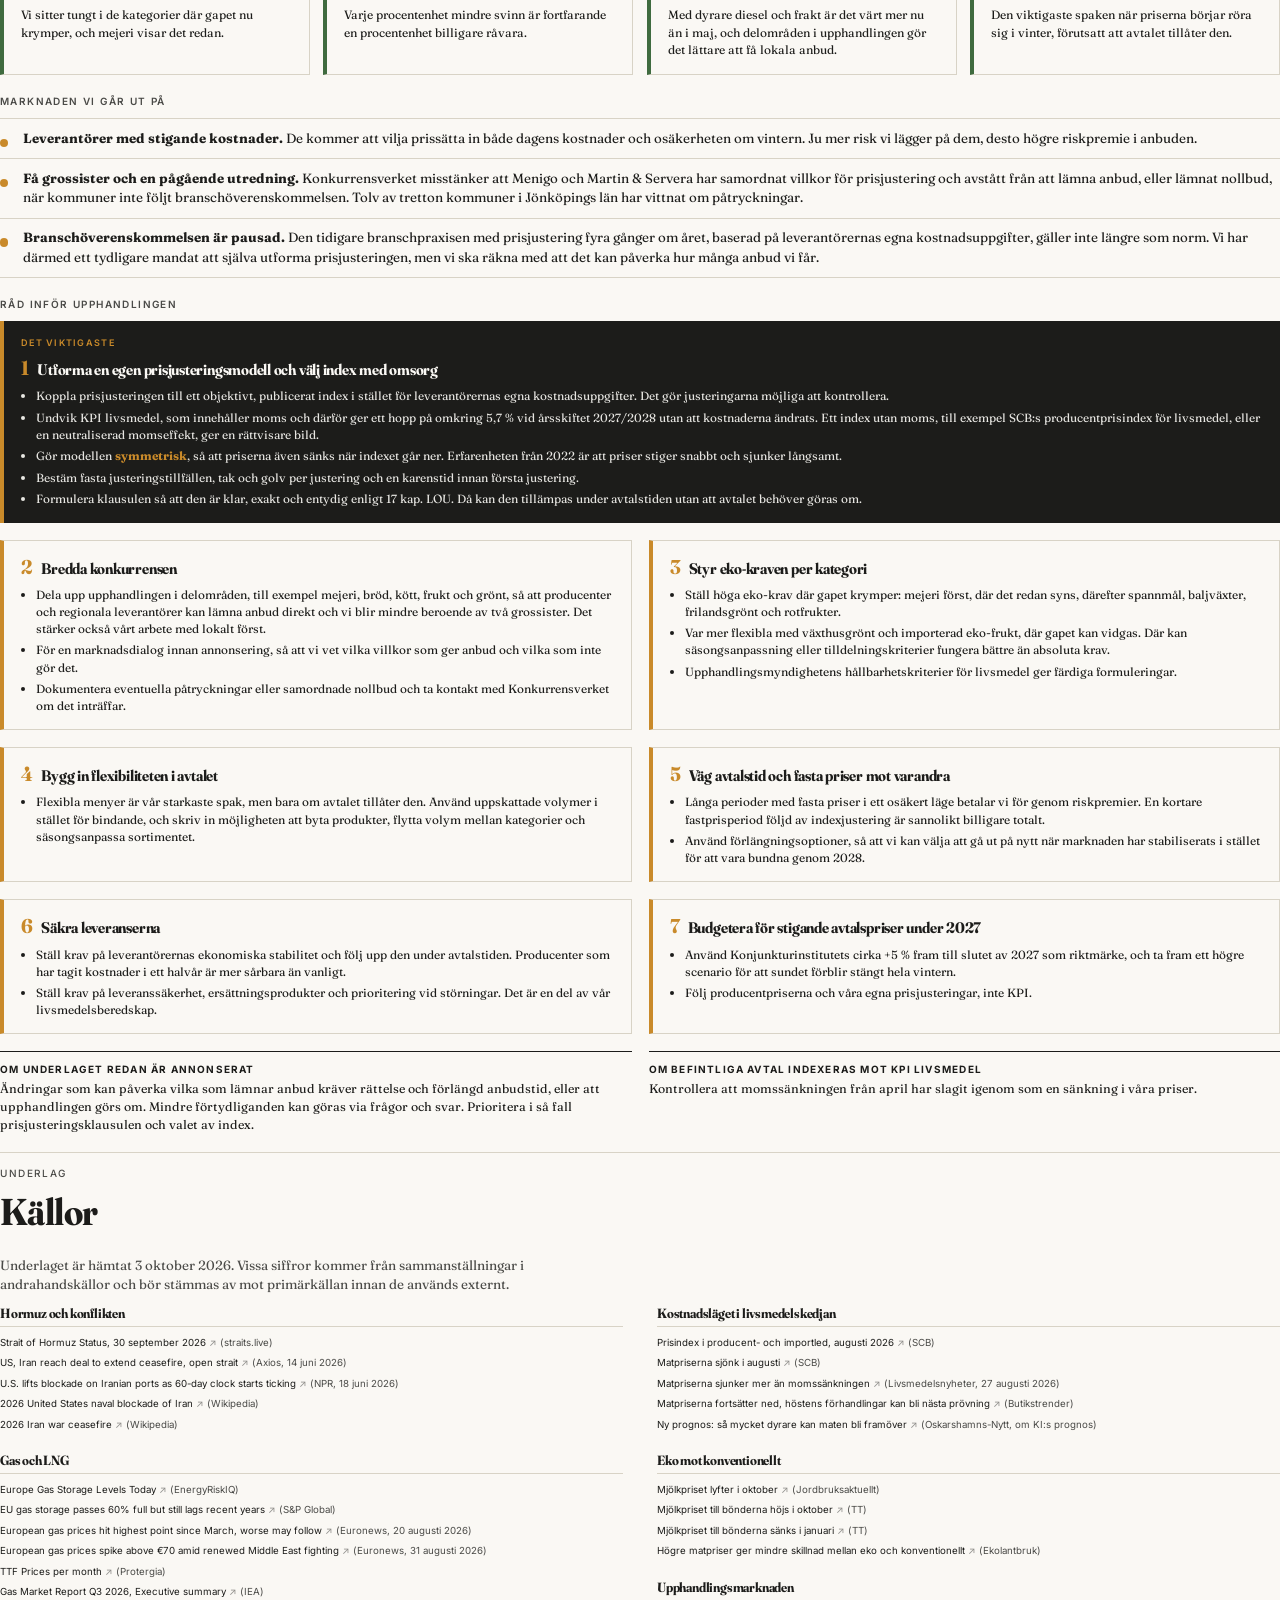
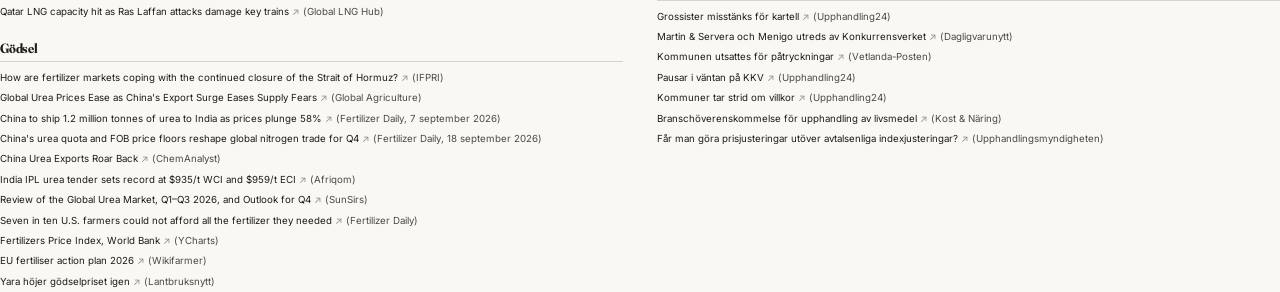
<file: uppfoljning-oktober-2026.html>
<!doctype html>
<html lang="sv">
<head>
  <meta charset="utf-8" />
  <meta name="viewport" content="width=device-width, initial-scale=1" />
  <title>När gödsel blir geopolitik · Uppföljning oktober 2026</title>
  <meta name="description" content="Uppföljning till ledningsgruppen för Måltidsservice: vad som hänt sedan dragningen i maj 2026 och vad vi tror ligger framför oss inför höstens upphandling." />
  <link rel="preconnect" href="https://fonts.googleapis.com" />
  <link rel="preconnect" href="https://fonts.gstatic.com" crossorigin />
  <link href="https://fonts.googleapis.com/css2?family=Fraunces:ital,opsz,wght,SOFT@0,9..144,400..800,30;1,9..144,400..800,30&family=Inter:wght@400;500;600;700&display=swap" rel="stylesheet" />
  <style>
    /* ============================================================
       Uppföljning oktober 2026 · tryckversion (A4)
       Samma tokens och komponenter som presentationen (style.css)
       ============================================================ */
    :root {
      --bg: #faf8f4;
      --bg-warm: #f0ece2;
      --ink: #1c1c1a;
      --ink-soft: #4a4a47;
      --rule: #d8d3c6;
      --accent-green: #3f6b3f;
      --accent-red: #b1442c;
      --accent-amber: #c98a2a;
      --serif: "Fraunces", "Source Serif 4", Georgia, "Times New Roman", serif;
      --sans: "Inter", system-ui, -apple-system, "Segoe UI", sans-serif;
    }

    @page {
      size: A4;
      margin: 16mm 18mm 15mm 18mm;
      background: #faf8f4;
      @bottom-left {
        content: "När gödsel blir geopolitik · Uppföljning oktober 2026";
        font-family: "Inter", sans-serif;
        font-size: 7pt;
        letter-spacing: 0.08em;
        text-transform: uppercase;
        color: #4a4a47;
      }
      @bottom-right {
        content: counter(page);
        font-family: "Inter", sans-serif;
        font-size: 7.5pt;
        color: #4a4a47;
      }
    }
    @page full {
      margin: 0;
      @bottom-left { content: none; }
      @bottom-right { content: none; }
    }
    @page warm {
      background: #f0ece2;
    }

    * { box-sizing: border-box; }
    html { font-optical-sizing: auto; }
    html, body {
      margin: 0;
      padding: 0;
      background: var(--bg);
      color: var(--ink);
      font-family: var(--serif);
      font-size: 10pt;
      line-height: 1.46;
      -webkit-print-color-adjust: exact;
      print-color-adjust: exact;
    }

    h1, h2, h3 {
      font-family: var(--serif);
      font-weight: 700;
      font-variation-settings: "opsz" 96, "SOFT" 30;
      letter-spacing: -0.015em;
      margin: 0 0 0.6em 0;
      line-height: 1.12;
    }
    h2 { font-size: 28pt; }
    h3 { font-size: 13pt; }
    p { margin: 0 0 0.9em 0; }
    strong { font-weight: 700; }
    a { color: var(--ink); text-decoration: none; }

    .kicker, .act-num {
      font-family: var(--sans);
      text-transform: uppercase;
      letter-spacing: 0.16em;
      font-size: 7.5pt;
      font-weight: 500;
      color: var(--ink-soft);
      margin: 0 0 1.1em 0;
    }

    /* ---------- Sidstruktur ---------- */
    .act { break-before: page; }
    .act-intro {
      margin: 0 0 5mm 0;
      padding-top: 3.5mm;
      border-top: 1px solid var(--rule);
    }
    .act-blurb {
      font-size: 12.5pt;
      color: var(--ink-soft);
      line-height: 1.4;
      max-width: 135mm;
      margin: 0;
    }
    .section-title {
      font-family: var(--sans);
      text-transform: uppercase;
      letter-spacing: 0.14em;
      font-size: 7.5pt;
      font-weight: 600;
      color: var(--ink-soft);
      margin: 5mm 0 2.5mm;
      break-after: avoid;
    }
    .lede {
      font-size: 11pt;
      line-height: 1.5;
      max-width: 150mm;
    }

    /* ---------- Omslag (hero) ---------- */
    .hero {
      page: full;
      height: 297mm;
      padding: 30mm 22mm 24mm;
      display: flex;
      flex-direction: column;
      background:
        radial-gradient(ellipse at top right, rgba(63, 107, 63, 0.10), transparent 60%),
        radial-gradient(ellipse at bottom left, rgba(177, 68, 44, 0.08), transparent 55%),
        var(--bg);
    }
    .hero-eyebrow {
      font-family: var(--sans);
      text-transform: uppercase;
      letter-spacing: 0.22em;
      font-size: 8pt;
      font-weight: 600;
      color: var(--accent-amber);
      margin: 38mm 0 6mm;
    }
    .hero-title {
      font-size: 62pt;
      font-variation-settings: "opsz" 144, "SOFT" 30;
      line-height: 1.02;
      letter-spacing: -0.025em;
      margin: 0 0 12mm 0;
    }
    .hero-lede {
      font-size: 15pt;
      line-height: 1.5;
      color: var(--ink-soft);
      max-width: 150mm;
      margin: 0;
    }
    .hero-lede p { margin: 0 0 0.35em 0; }
    .hero-foot {
      margin-top: auto;
      display: flex;
      justify-content: space-between;
      align-items: flex-end;
      border-top: 1px solid var(--rule);
      padding-top: 5mm;
      font-family: var(--sans);
      font-size: 7.5pt;
      letter-spacing: 0.08em;
      text-transform: uppercase;
      color: var(--ink-soft);
    }
    .hero-foot em { font-family: var(--serif); text-transform: none; letter-spacing: 0; font-size: 9.5pt; }

    /* ---------- Kort sagt ---------- */
    .summary { break-before: page; }
    .summary h2 { font-size: 26pt; margin-bottom: 8mm; }
    .summary-list { list-style: none; margin: 0; padding: 0; counter-reset: s; }
    .summary-list li {
      counter-increment: s;
      display: grid;
      grid-template-columns: 14mm 1fr;
      gap: 0 4mm;
      padding: 5mm 0;
      border-top: 1px solid var(--rule);
      break-inside: avoid;
    }
    .summary-list li:last-child { border-bottom: 1px solid var(--rule); }
    .summary-list li::before {
      content: counter(s);
      font-family: var(--serif);
      font-variation-settings: "opsz" 144, "SOFT" 30;
      font-weight: 700;
      font-size: 26pt;
      line-height: 1;
      color: var(--accent-amber);
    }
    .summary-list h3 { font-size: 13pt; margin: 0 0 0.35em; }
    .summary-list p { margin: 0; color: var(--ink-soft); }

    /* ---------- Tidslinje (Akt 1) ---------- */
    .timeline { list-style: none; margin: 0; padding: 0; position: relative; }
    .timeline::before {
      content: "";
      position: absolute;
      left: 31mm;
      top: 2mm;
      bottom: 2mm;
      width: 1px;
      background: var(--rule);
    }
    .timeline li {
      display: grid;
      grid-template-columns: 27mm 8mm 1fr;
      padding: 2.6mm 0;
      break-inside: avoid;
    }
    .timeline .when {
      font-family: var(--sans);
      font-size: 7.5pt;
      font-weight: 600;
      text-transform: uppercase;
      letter-spacing: 0.1em;
      color: var(--ink-soft);
      padding-top: 0.25em;
    }
    .timeline .dot {
      position: relative;
    }
    .timeline .dot::after {
      content: "";
      position: absolute;
      left: 2.6mm;
      top: 1.3mm;
      width: 2.8mm;
      height: 2.8mm;
      border-radius: 50%;
      background: var(--bg);
      border: 1.5px solid var(--ink);
    }
    .timeline li.conflict .dot::after { border-color: var(--accent-red); background: var(--accent-red); }
    .timeline li.market .dot::after { border-color: var(--accent-amber); background: var(--accent-amber); }
    .timeline li.procure .dot::after { border-color: var(--accent-green); background: var(--accent-green); }
    .timeline .what { margin: 0; }
    .legend {
      display: flex;
      gap: 6mm;
      margin: 0 0 5mm;
      font-family: var(--sans);
      font-size: 7.5pt;
      color: var(--ink-soft);
    }
    .legend span::before {
      content: "";
      display: inline-block;
      width: 2.4mm;
      height: 2.4mm;
      border-radius: 50%;
      margin-right: 1.6mm;
      vertical-align: -0.1mm;
    }
    .legend .l-conflict::before { background: var(--accent-red); }
    .legend .l-market::before { background: var(--accent-amber); }
    .legend .l-procure::before { background: var(--accent-green); }
    .legend .l-other::before { border: 1.5px solid var(--ink); width: 1.8mm; height: 1.8mm; }

    /* ---------- Tabeller ---------- */
    table {
      width: 100%;
      border-collapse: collapse;
      margin: 0 0 4mm;
      font-size: 9pt;
      line-height: 1.4;
    }
    thead th {
      font-family: var(--sans);
      font-size: 7pt;
      font-weight: 600;
      text-transform: uppercase;
      letter-spacing: 0.12em;
      color: var(--ink-soft);
      text-align: left;
      padding: 0 3mm 2mm 0;
      border-bottom: 1.5px solid var(--ink);
    }
    tbody td {
      vertical-align: top;
      padding: 1.6mm 3mm 1.6mm 0;
      border-bottom: 1px solid var(--rule);
    }
    tbody tr { break-inside: avoid; }
    td.num, th.num { text-align: right; font-variant-numeric: tabular-nums; }
    td.em { font-weight: 700; }

    .verdict {
      display: block;
      font-family: var(--sans);
      font-size: 7.5pt;
      font-weight: 700;
      text-transform: uppercase;
      letter-spacing: 0.1em;
      margin-bottom: 0.5mm;
    }
    .verdict::before {
      content: "";
      display: inline-block;
      width: 2.2mm;
      height: 2.2mm;
      border-radius: 50%;
      margin-right: 1.5mm;
      vertical-align: 0;
      background: currentColor;
    }
    .v-ok { color: var(--accent-green); }
    .v-worse { color: var(--accent-red); }
    .v-off { color: var(--accent-amber); }
    .v-open { color: var(--ink-soft); }
    .verdict-note { font-size: 8.5pt; color: var(--ink-soft); font-style: italic; }

    /* ---------- Interstitial (helsida) ---------- */
    .interstitial {
      page: full;
      height: 297mm;
      background: var(--ink);
      color: var(--bg);
      display: flex;
      align-items: center;
      justify-content: center;
      text-align: center;
      padding: 30mm 24mm;
      position: relative;
      overflow: hidden;
    }
    .interstitial-alt { background: #14141c; }
    .interstitial::before {
      content: "";
      position: absolute;
      inset: 0;
      background:
        radial-gradient(ellipse at 70% 30%, rgba(201, 138, 42, 0.12), transparent 55%),
        radial-gradient(ellipse at 20% 80%, rgba(177, 68, 44, 0.10), transparent 60%);
    }
    .interstitial-inner { position: relative; z-index: 1; max-width: 150mm; }
    .interstitial-eyebrow {
      font-family: var(--sans);
      text-transform: uppercase;
      letter-spacing: 0.22em;
      font-size: 8pt;
      font-weight: 500;
      color: var(--accent-amber);
      margin: 0 0 12mm 0;
    }
    .interstitial-stat {
      font-family: var(--serif);
      font-variation-settings: "opsz" 144, "SOFT" 30;
      font-size: 118pt;
      font-weight: 700;
      line-height: 0.95;
      color: var(--bg);
      margin: 0;
      letter-spacing: -0.045em;
      font-variant-numeric: tabular-nums;
      white-space: nowrap;
    }
    .interstitial-caption {
      font-family: var(--serif);
      font-style: italic;
      font-size: 15pt;
      color: rgba(250, 248, 244, 0.7);
      margin: 12mm auto 0;
      max-width: 130mm;
      line-height: 1.5;
    }

    /* ---------- Steg och kort ---------- */
    .steps { list-style: none; margin: 0 0 6mm; padding: 0; counter-reset: st; }
    .steps li {
      counter-increment: st;
      display: grid;
      grid-template-columns: 10mm 1fr;
      gap: 0 3mm;
      padding: 2mm 0;
      border-top: 1px solid var(--rule);
      break-inside: avoid;
    }
    .steps li::before {
      content: counter(st);
      font-family: var(--serif);
      font-variation-settings: "opsz" 144, "SOFT" 30;
      font-weight: 700;
      font-size: 17pt;
      line-height: 1;
      color: var(--accent-red);
    }
    .steps h3 { font-size: 11pt; margin: 0 0 0.25em; }
    .steps p { margin: 0; }

    .card-grid {
      display: grid;
      grid-template-columns: 1fr 1fr;
      gap: 4.5mm;
      margin: 0 0 4.5mm;
    }
    .card-grid.three { grid-template-columns: 1fr 1fr 1fr; }
    .card-grid.four { grid-template-columns: 1fr 1fr 1fr 1fr; gap: 3.5mm; }
    .card-grid.four h3 { font-size: 10.5pt; }
    .card {
      background: var(--bg);
      border: 1px solid var(--rule);
      padding: 4mm 4.5mm 4mm;
      break-inside: avoid;
    }
    .warm-panel .card { background: var(--bg); }
    .card .tag {
      font-family: var(--sans);
      font-size: 6.8pt;
      text-transform: uppercase;
      letter-spacing: 0.14em;
      font-weight: 600;
      color: var(--accent-green);
      display: block;
      margin-bottom: 2mm;
    }
    .card h3 { font-size: 11.5pt; margin: 0 0 0.5em; }
    .card p { font-size: 9pt; line-height: 1.46; margin: 0; }
    .card p + p { margin-top: 0.6em; }
    .card ul { margin: 0; padding-left: 4mm; font-size: 8.9pt; line-height: 1.44; }
    .card li { margin-bottom: 1.2mm; }
    .card li:last-child { margin-bottom: 0; }
    .card.done { border-left: 4px solid var(--accent-green); }
    .card.next { border-left: 4px solid var(--accent-amber); }
    .card.next .tag { color: var(--accent-red); }
    .card.alert { border-left: 4px solid var(--accent-red); }
    .card.alert .tag { color: var(--accent-red); }
    .card.headline {
      grid-column: 1 / -1;
      background: var(--ink);
      color: var(--bg);
      border: none;
      border-left: 4px solid var(--accent-amber);
    }
    .card.headline h3 { color: var(--bg); }
    .card.headline p, .card.headline li { color: rgba(250, 248, 244, 0.92); }
    .card.headline strong { color: var(--accent-amber); }
    .card.headline .tag { color: var(--accent-amber); }
    .card.wide { grid-column: 1 / -1; }

    .callout {
      border-left: 4px solid var(--accent-amber);
      background: var(--bg-warm);
      padding: 4mm 4.5mm;
      margin: 0 0 4mm;
      break-inside: avoid;
    }
    .callout h3 { font-size: 11pt; margin: 0 0 0.4em; }
    .callout p { margin: 0; font-size: 9.4pt; }
    .callout.dark {
      background: var(--ink);
      color: var(--bg);
    }
    .callout.dark h3 { color: var(--accent-amber); }
    .callout.dark p { color: rgba(250, 248, 244, 0.92); }

    .bullets { list-style: none; margin: 0 0 5mm; padding: 0; }
    .bullets li {
      padding: 2.6mm 0 2.6mm 6mm;
      border-top: 1px solid var(--rule);
      position: relative;
      break-inside: avoid;
    }
    .bullets li::before {
      content: "";
      position: absolute;
      left: 0;
      top: 5.2mm;
      width: 2.2mm;
      height: 2.2mm;
      background: var(--accent-amber);
      border-radius: 50%;
    }
    .bullets li:last-child { border-bottom: 1px solid var(--rule); }

    /* ---------- Mjölk-jämförelse ---------- */
    .milk {
      display: grid;
      grid-template-columns: 1fr 1fr 1.1fr;
      align-items: stretch;
      gap: 4.5mm;
      margin: 0 0 3mm;
    }
    .milk-col {
      border: 1px solid var(--rule);
      padding: 4.5mm 5mm;
      break-inside: avoid;
    }
    .milk-col .when {
      font-family: var(--sans);
      font-size: 7pt;
      font-weight: 600;
      text-transform: uppercase;
      letter-spacing: 0.14em;
      color: var(--ink-soft);
    }
    .milk-col .premium {
      font-family: var(--serif);
      font-variation-settings: "opsz" 144, "SOFT" 30;
      font-weight: 700;
      font-size: 28pt;
      line-height: 1.05;
      margin: 1mm 0 0.5mm;
    }
    .milk-col.now .premium { color: var(--accent-green); }
    .milk-col .sub { font-size: 9pt; color: var(--ink-soft); margin: 0; }
    .milk-col .sub strong { color: var(--ink); }
    .milk-text { align-self: center; font-size: 9.5pt; margin: 0; }
    .stack { display: flex; flex-direction: column; gap: 4mm; }
    .stack .callout { margin: 0; }

    /* ---------- Framåt (Akt 6) ---------- */
    .horizon .card h3 { font-size: 11pt; }
    .horizon .card ul { font-size: 8.6pt; line-height: 1.4; }
    .horizon .card li { margin-bottom: 0.8mm; }
    .horizon .card .tag { color: var(--accent-amber); }
    .horizon .card.h1 { border-top: 4px solid var(--accent-amber); }
    .horizon .card.h2 { border-top: 4px solid var(--accent-red); }
    .horizon .card.h3 { border-top: 4px solid var(--ink-soft); }

    /* ---------- Rekommendationer (Akt 7) ---------- */
    .recommendations { page: warm; }
    .recommendations .act-intro { border-top-color: #cdc6b5; }
    .rec-num {
      font-family: var(--serif);
      font-variation-settings: "opsz" 144, "SOFT" 30;
      font-weight: 700;
      font-size: 15pt;
      color: var(--accent-amber);
      margin-right: 1.5mm;
    }
    .notes { display: grid; grid-template-columns: 1fr 1fr; gap: 4.5mm; margin: 0 0 4.5mm; }
    .note {
      border-top: 1.5px solid var(--ink);
      padding-top: 2.5mm;
      font-size: 9.3pt;
      break-inside: avoid;
    }
    .note strong { display: block; font-family: var(--sans); font-size: 7.5pt; text-transform: uppercase; letter-spacing: 0.12em; margin-bottom: 1mm; }

    /* ---------- Vad vi hade fel om ---------- */
    .wrong { list-style: none; margin: 0 0 6mm; padding: 0; }
    .wrong li {
      padding: 2.6mm 0 2.6mm 7mm;
      border-bottom: 1px solid var(--rule);
      position: relative;
      break-inside: avoid;
    }
    .wrong li:first-child { border-top: 1px solid var(--rule); }
    .wrong li::before {
      content: "−";
      position: absolute;
      left: 0;
      top: 2.2mm;
      font-family: var(--sans);
      font-weight: 700;
      color: var(--accent-red);
      font-size: 11pt;
    }

    /* ---------- Källor ---------- */
    .sources-blurb { font-size: 10pt; color: var(--ink-soft); max-width: 150mm; }
    .sources-grid {
      columns: 2;
      column-gap: 9mm;
    }
    .sources-cat { break-inside: avoid; margin: 0 0 5mm; }
    .sources-cat h3 {
      font-size: 10pt;
      margin: 0 0 1.5mm;
      padding-bottom: 1.2mm;
      border-bottom: 1px solid var(--rule);
    }
    .sources-cat ul { list-style: none; margin: 0; padding: 0; }
    .sources-cat li {
      font-family: var(--sans);
      font-size: 7.3pt;
      line-height: 1.4;
      padding: 0.9mm 0;
      color: var(--ink-soft);
    }
    .sources-cat a { color: var(--ink); }
    .sources-cat a::after { content: " ↗"; color: var(--ink-soft); opacity: 0.6; }
  </style>
</head>
<body>

<!-- ============================================================
     OMSLAG
     ============================================================ -->
<section class="hero">
  <p class="kicker">En uppföljning till ledningsgruppen för Måltidsservice · oktober 2026</p>
  <p class="hero-eyebrow">Uppföljning</p>
  <h1 class="hero-title">När gödsel<br/>blir geopolitik</h1>
  <div class="hero-lede">
    <p>I maj hade sundet varit stängt i åttio dagar. Nu har det gått drygt tvåhundra.</p>
    <p>Gasen är dyrare än vi räknade med, gödselpriset har gått tillbaka och kostnaderna byggs upp i leverantörsledet.</p>
    <p>Kedjan håller, men den tar delvis en annan väg än vi trodde. Och höstens upphandling sker på en marknad som har förändrats.</p>
  </div>
  <div class="hero-foot">
    <span>Läget per 3 oktober 2026</span>
    <span>Uppföljning av <em>När gödsel blir geopolitik</em>, maj 2026</span>
  </div>
</section>

<!-- ============================================================
     KORT SAGT
     ============================================================ -->
<section class="summary">
  <p class="kicker">Sammanfattning</p>
  <h2>Kort sagt</h2>
  <ol class="summary-list">
    <li>
      <div>
        <h3>Krisen är djupare och mer utdragen än vi räknade med i maj.</h3>
        <p>Sundet är i praktiken fortfarande stängt efter en kort öppning i juni–juli. Gaspriset (TTF) är upp omkring 130&nbsp;% sedan årsskiftet, och EU:s gaslager går in i vintern på drygt 70&nbsp;%.</p>
      </div>
    </li>
    <li>
      <div>
        <h3>En länk i kedjan har försvagats: kvävegödseln.</h3>
        <p>Världsmarknadspriset på urea är tillbaka på januarinivå, främst för att Kina återupptog exporten och för att bönderna slutade köpa. I Europa är kvävet däremot fortsatt dyrt att tillverka, och fosfor har aldrig gått ner.</p>
      </div>
    </li>
    <li>
      <div>
        <h3>Kostnaderna stiger i leverantörsledet men har ännu inte nått våra avtalspriser.</h3>
        <p>Producentpriserna i Sverige är upp 6,8&nbsp;% på ett år, och sex av tio livsmedelsföretag har fått högre produktionskostnader. Konjunkturinstitutet räknar med att energipriserna slår igenom i matpriserna under vintern och våren, alltså i det fönster vi pekade ut i maj.</p>
      </div>
    </li>
    <li>
      <div>
        <h3>Eko-gapet krymper där vi trodde att det skulle krympa.</h3>
        <p>Arlas eko-tillägg på mjölk har gått från +45&nbsp;% till +31&nbsp;% sedan januari. Drivkraften är energi och diesel snarare än gödsel.</p>
      </div>
    </li>
    <li>
      <div>
        <h3>Upphandlingsmarknaden har förändrats.</h3>
        <p>Konkurrensverket utreder de två största grossisterna för misstänkt samordning kring prisjusteringar och anbud, och branschöverenskommelsen är pausad. Det ger oss större möjlighet att själva sätta villkoren i höstens upphandling, men också en risk för få anbud.</p>
      </div>
    </li>
  </ol>
</section>

<!-- ============================================================
     AKT 1 · VAD SOM HÄNT
     ============================================================ -->
<section class="act" id="akt-1">
  <header class="act-intro">
    <p class="act-num">Akt 1</p>
    <h2>Vad som hänt sedan maj</h2>
    <p class="act-blurb">Från en kort öppning i juni till ett sund som återigen är stängt.</p>
  </header>

  <div class="legend">
    <span class="l-conflict">Konflikten</span>
    <span class="l-market">Energi och prognoser</span>
    <span class="l-procure">Upphandlingsmarknaden</span>
    <span class="l-other">Lättnad</span>
  </div>

  <ol class="timeline">
    <li class="market"><span class="when">25 maj</span><span class="dot"></span><p class="what">TTF faller på rapporter om förhandlingar mellan USA och Iran. Dragningen hålls i dagarna efter.</p></li>
    <li class="procure"><span class="when">Slutet av maj</span><span class="dot"></span><p class="what">Konkurrensverket genomför gryningsräder hos Menigo och Martin &amp; Servera, misstänkta för samordning i offentliga livsmedelsupphandlingar.</p></li>
    <li><span class="when">14–17 juni</span><span class="dot"></span><p class="what">USA och Iran sluter en överenskommelse, Islamabad-memorandumet: 60 dagars fri passage genom sundet, och USA häver sin sjöblockad.</p></li>
    <li><span class="when">Juni–juli</span><span class="dot"></span><p class="what">Kort lättnad. Lagrad gödsel och olja tar sig ut ur Persiska viken, och Kina börjar exportera urea igen.</p></li>
    <li class="conflict"><span class="when">8 juli</span><span class="dot"></span><p class="what">Överenskommelsen kollapsar efter nya iranska angrepp mot handelsfartyg.</p></li>
    <li class="conflict"><span class="when">14 juli</span><span class="dot"></span><p class="what">USA återinför sjöblockaden.</p></li>
    <li class="market"><span class="when">Augusti</span><span class="dot"></span><p class="what">Värmebölja och torka i Europa, utdragna avbrott på norska gasfält. TTF över 65&nbsp;€/MWh den 20 augusti och över 70 den 31 augusti.</p></li>
    <li class="procure"><span class="when">Sensommaren</span><span class="dot"></span><p class="what">Kost &amp; Näring pausar branschöverenskommelsen för livsmedelsupphandling i väntan på Konkurrensverkets utredning.</p></li>
    <li class="conflict"><span class="when">September</span><span class="dot"></span><p class="what">TTF över 80&nbsp;€/MWh den 11 september. Den 27 september registreras en enda passage genom sundet, mot normalt 85 per dygn. Brent kring 103 dollar per fat.</p></li>
    <li class="market"><span class="when">30 september</span><span class="dot"></span><p class="what">Konjunkturinstitutet: högre energipriser väntas slå igenom i matpriserna under vintern och våren.</p></li>
  </ol>
</section>

<!-- ============================================================
     AKT 2 · AVSTÄMNING
     ============================================================ -->
<section class="act" id="akt-2">
  <header class="act-intro">
    <p class="act-num">Akt 2</p>
    <h2>Avstämning</h2>
    <p class="act-blurb">Vad vi sa i maj, och vad som faktiskt hände.</p>
  </header>

  <table>
    <thead>
      <tr><th style="width:31%">Vad vi sa i maj</th><th style="width:45%">Läget i oktober</th><th style="width:24%">Bedömning</th></tr>
    </thead>
    <tbody>
      <tr>
        <td><strong>Hormuz</strong> stängt sedan 4 mars. En snabb öppning löser inte problemet.</td>
        <td>Stängt i drygt 200 dagar, med ett kort uppehåll i juni–juli. En passage den 27 september, mot normalt 85 per dygn.</td>
        <td><span class="verdict v-ok">Stämmer</span><span class="verdict-note">och krisen varar längre än vi räknade med</span></td>
      </tr>
      <tr>
        <td><strong>Gaslagren</strong> missar det lättade 80&nbsp;%-målet med 10–13 procentenheter.</td>
        <td>71,5&nbsp;% den 2 oktober, mot ett femårssnitt på 92&nbsp;% för samma datum. Tyskland och Nederländerna kring 57&nbsp;%.</td>
        <td><span class="verdict v-ok">Stämmer</span></td>
      </tr>
      <tr>
        <td><strong>TTF-gas</strong> 46,6&nbsp;€/MWh, upp 25&nbsp;% på ett år.</td>
        <td>Över 80&nbsp;€/MWh i september, omkring +130&nbsp;% sedan årsskiftet.</td>
        <td><span class="verdict v-worse">Värre än vi trodde</span></td>
      </tr>
      <tr>
        <td><strong>Qatars LNG:</strong> IEA räknar med ~120&nbsp;Gm³ förlorad kapacitet 2026–2030.</td>
        <td>IEA har höjt till 140&nbsp;Gm³, och det under antagandet att sundet öppnar under tredje kvartalet, vilket inte har skett. 17&nbsp;% av Qatars exportkapacitet är utslagen, och reparationerna kan ta upp till fem år.</td>
        <td><span class="verdict v-ok">Stämmer</span><span class="verdict-note">och värre</span></td>
      </tr>
      <tr>
        <td><strong>Gödsel:</strong> Världsbanken räknar med +31&nbsp;% för 2026, urea +60&nbsp;%.</td>
        <td>Urea toppade på 935–960&nbsp;$/t i april och ligger nu kring 400&nbsp;$/t, ungefär januarinivå. Världsbankens gödselindex låg i juli under nivån ett år tidigare. Fosfat är fortsatt dyrt.</td>
        <td><span class="verdict v-off">Avviker</span></td>
      </tr>
      <tr>
        <td><strong>Matpriser:</strong> 6–12 månaders eftersläpning, de största påslagen hösten 2026 till våren 2027.</td>
        <td>Producentpriserna totalt +6,8&nbsp;% på ett år, och sex av tio livsmedelsföretag har fått högre kostnader. Priserna längre fram i kedjan har ännu inte rört sig. KI väntar genomslag under vintern och våren.</td>
        <td><span class="verdict v-open">Inte avgjort</span><span class="verdict-note">fönstret öppnar nu</span></td>
      </tr>
      <tr>
        <td><strong>Eko mot konventionellt:</strong> gapet krymper på mejeri, spannmål och frilandsgrönt.</td>
        <td>Arlas eko-tillägg på mjölk har krympt från +45&nbsp;% till +31&nbsp;% sedan januari.</td>
        <td><span class="verdict v-ok">Stämmer</span><span class="verdict-note">så här långt</span></td>
      </tr>
    </tbody>
  </table>

  <p class="section-title" style="margin-top:6mm">Vad vi hade fel om</p>
  <ul class="wrong">
    <li><strong>Vi överskattade hur mycket världspriset på kvävegödsel följer europeisk gas.</strong> Det sätts av den billigaste exportören, och Kina kan ändra bilden snabbt.</li>
    <li><strong>Vi underskattade energisidan.</strong> Gaspriset har stigit betydligt mer än vi räknade med.</li>
    <li><strong>Vi underskattade hur seg krisen kan bli.</strong> En öppning kom, men den höll i tre veckor.</li>
    <li><strong>Vi pratade om priser men inte om upphandlingsmarknaden.</strong> Utredningen av grossisterna och den pausade branschöverenskommelsen påverkar höstens upphandling minst lika mycket som gaspriset.</li>
  </ul>
</section>

<section class="interstitial" id="inter-1">
  <div class="interstitial-inner">
    <p class="interstitial-eyebrow">sedan årsskiftet</p>
    <p class="interstitial-stat">+130&#8239;%</p>
    <p class="interstitial-caption">TTF-gaspriset, Europas referenspris på naturgas. I maj räknade vi med +25&nbsp;% på ett år.</p>
  </div>
</section>

<!-- ============================================================
     AKT 3 · AVVIKELSEN: KVÄVET
     ============================================================ -->
<section class="act" id="akt-3">
  <header class="act-intro">
    <p class="act-num">Akt 3</p>
    <h2>Avvikelsen: kvävet</h2>
    <p class="act-blurb">Gaspriset steg, men gödselpriset föll. Varför?</p>
  </header>

  <p class="lede">Ureapriset steg som vi förutsåg, men bara fram till april. Sedan dess har det fallit med omkring 60&nbsp;%, utan att sundet har öppnat. Fem saker förklarar det.</p>

  <ol class="steps">
    <li><div><h3>Bönderna slutade köpa.</h3><p>Priset passerade vad jordbruket hade råd med. Sju av tio amerikanska lantbrukare kunde inte köpa all gödsel de behövde, och köpare i Brasilien, Indien och Europa höll sig borta. Efterfrågan föll, och priset föll med den.</p></div></li>
    <li><div><h3>Kina kom tillbaka.</h3><p>Kinesisk ureaexport gick från 7&nbsp;000 ton i juni till 403&nbsp;000 ton i juli, och 1,2 miljoner ton är nu kontrakterade till Indien. Kina styr både volym, via exportkvoter, och pris, via golvpriser kring 430–440&nbsp;$/t. Dagens världsmarknadspris är alltså delvis ett kinesiskt politiskt beslut.</p></div></li>
    <li><div><h3>Gödseln hittade andra vägar.</h3><p>Oman skeppar från Sohar utanför sundet, en del gick via Röda havet, och den korta öppningen i juni släppte ut lagrad gödsel. Den globala exporten av kväve- och fosfatgödsel har bara minskat med omkring 9&nbsp;%.</p></div></li>
    <li><div><h3>Säsongen tog slut.</h3><p>Vårgödslingen på norra halvklotet var avslutad i juni. Toppen i april var delvis säsong.</p></div></li>
    <li><div><h3>Världspriset sätts inte av europeisk gas.</h3><p>I maj beskrev vi kedjan gas → ammoniak → kvävegödsel som om världspriset följer gaspriset. I praktiken sätts det av den billigaste exportören som kan leverera, och just nu är det Kina, där kvävet främst tillverkas av kol.</p></div></li>
  </ol>

  <div class="card-grid" style="align-items:start">
    <div class="card alert">
      <span class="tag">Undantaget</span>
      <h3>I Europa är kvävet fortfarande dyrt</h3>
      <p>Med TTF kring 78&nbsp;€/MWh kostar det europeiska fabriker omkring 650&nbsp;$/t att tillverka urea, mot ett världsmarknadspris kring 400. LAT Nitrogen har stoppat produktionen i Grandpuits i Frankrike, och Yara höjde priserna i Norden igen i september. Svenska bönder möter alltså ett fastare pris än världsmarknaden.</p>
    </div>
    <div class="stack">
      <div class="card alert">
        <span class="tag">Undantaget</span>
        <h3>Fosfor har aldrig gått ner</h3>
        <p>Fosfatpriserna ligger kvar på höga nivåer, eftersom svavel, som också till stor del kom från Persiska viken, är en flaskhals i tillverkningen.</p>
      </div>
      <div class="callout dark">
        <h3>Vad det betyder</h3>
        <p>Kvävelänken i vår kedja är svagare just nu, men den vilar på Kinas exportpolitik och på nästa säsongs efterfrågan. Om sundet förblir stängt, gaslagren är låga och Kina stramar åt kan kvävepriset stiga igen inför vårens gödsling 2027. Och den gödsling som bönderna avstod från i år syns i nästa skörd.</p>
      </div>
    </div>
  </div>
</section>

<!-- ============================================================
     AKT 4 · KOSTNADSTRYCKET
     ============================================================ -->
<section class="act" id="akt-4">
  <header class="act-intro">
    <p class="act-num">Akt 4</p>
    <h2>Kostnadstrycket i leverantörsledet</h2>
    <p class="act-blurb">Det syns inte i våra priser ännu, men det byggs upp bakåt i kedjan.</p>
  </header>

  <ul class="bullets">
    <li><strong>Producentpriserna i Sverige är upp 6,8&nbsp;% på ett år</strong> (augusti, samtliga varor), och priserna steg även inom livsmedel under månaden. Sex av tio livsmedelsföretag har fått högre produktionskostnader under första halvåret.</li>
    <li><strong>Producenterna har inte fått föra vidare kostnaderna.</strong> Enligt Livsmedelsföretagen har dagligvaruhandeln stoppat prishöjningar under våren och sommaren. Kostnaderna har alltså stannat hos producenterna.</li>
    <li><strong>Trycket kommer att släppa någonstans.</strong> Höstens förhandlingar i livsmedelskedjan beskrivs i branschpressen som nästa prövning. Konjunkturinstitutet räknar med att matpriserna stiger omkring 5&nbsp;% från septembernivån till slutet av 2027, med energin som drivkraft under vintern och våren.</li>
    <li><strong>Vår bedömning:</strong> Producenter som inte fått igenom höjningar mot dagligvaruhandeln kommer att försöka ta igen marginalen i andra kanaler, däribland storhushåll och offentliga avtal. Höstens anbud kommer sannolikt att prissätta in både de kostnader som redan finns och en riskpremie för vintern.</li>
  </ul>

  <div class="callout">
    <h3>Ett varningsord om KPI</h3>
    <p>KPI livsmedel visar −6,6&nbsp;% på ett år, men det beror nästan helt på den sänkta matmomsen. Den påverkar inte vår budget, eftersom vi får momsen kompenserad, och säger därför lite om vår kostnadsutveckling. Men den påverkar oss på ett annat sätt: avtal som indexeras mot KPI livsmedel får en sänkning på omkring 5,4&nbsp;% från april 2026, och en höjning på omkring 5,7&nbsp;% när momsen återgår vid årsskiftet 2027/2028, utan att leverantörens kostnader har ändrats. Det är viktigt för vilket index vi väljer i höstens upphandling.</p>
  </div>
</section>

<section class="interstitial interstitial-alt" id="inter-2">
  <div class="interstitial-inner">
    <p class="interstitial-eyebrow">första halvåret 2026</p>
    <p class="interstitial-stat">6 av 10</p>
    <p class="interstitial-caption">livsmedelsföretag har fått högre produktionskostnader i år. Kostnaderna finns redan i kedjan, de har bara inte nått våra avtal ännu.</p>
  </div>
</section>

<!-- ============================================================
     AKT 5 · EKO MOT KONVENTIONELLT
     ============================================================ -->
<section class="act" id="akt-5">
  <header class="act-intro">
    <p class="act-num">Akt 5</p>
    <h2>Eko mot konventionellt</h2>
    <p class="act-blurb">Gapet krymper, men delvis av andra skäl än vi trodde.</p>
  </header>

  <p class="section-title" style="margin-top:0">Mjölken är det tydligaste exemplet · Arlas avräkningspris till bönderna</p>
  <div class="milk">
    <div class="milk-col">
      <span class="when">Januari 2026 · eko-tillägg</span>
      <p class="premium">+45&nbsp;%</p>
      <p class="sub">Konventionell <strong>455 öre/kg</strong> · Ekologisk <strong>658 öre/kg</strong></p>
    </div>
    <div class="milk-col now">
      <span class="when">Oktober 2026 · eko-tillägg</span>
      <p class="premium">+31&nbsp;%</p>
      <p class="sub">Konventionell <strong>509 öre/kg</strong> · Ekologisk <strong>667 öre/kg</strong></p>
    </div>
    <p class="milk-text">Konventionell mjölk har blivit 12&nbsp;% dyrare i år, ekologisk 1&nbsp;%. Eko-tillägget på mejeri har krympt med en tredjedel på nio månader.</p>
  </div>

  <p class="section-title">De tre kanalerna, uppdaterade</p>
  <table>
    <thead><tr><th style="width:34%">Kanal</th><th style="width:16%">I maj</th><th>Nu</th></tr></thead>
    <tbody>
      <tr><td class="em">Insatsvaror: gas → gödsel</td><td>Huvudkanalen</td><td><span class="verdict v-off">Svagare</span>Världspriset på urea är tillbaka på januarinivå, men europeiskt kväve och fosfat är fortsatt dyrt.</td></tr>
      <tr><td class="em">Bränsle: olja → diesel</td><td>Viktig</td><td><span class="verdict v-worse">Starkare</span>Brent kring 103&nbsp;$/fat.</td></tr>
      <tr><td class="em">Förädling: gas och el → torkning, mejeri, kyla</td><td>Viktig</td><td><span class="verdict v-worse">Starkare</span>TTF +130&nbsp;% sedan årsskiftet.</td></tr>
    </tbody>
  </table>
  <p>Konventionellt jordbruk har mer energi bunden i hela sin kedja, så det drabbas hårdare även när gödseln går tillbaka. Hittills är det energin som gör det jobb vi trodde att gödseln skulle göra.</p>

  <p class="section-title">Kategorierna, uppdaterade</p>
  <table>
    <thead><tr><th style="width:26%">Kategori</th><th style="width:24%">Vad vi sa i maj</th><th>Läget nu</th></tr></thead>
    <tbody>
      <tr><td class="em">Mejeri, kött</td><td>Gapet krymper</td><td>Bekräftat för mjölk. Kött följer efter med 9–18 månaders eftersläpning via foder och djurens cykel.</td></tr>
      <tr><td class="em">Spannmål, baljväxter</td><td>Gapet krymper</td><td>Inte avgjort. Avgörs av kvävepriset inför våren och av skörden 2027.</td></tr>
      <tr><td class="em">Frilandsgrönt, rotfrukter</td><td>Gapet kan nästan stänga</td><td>Inte avgjort. Följ kommande säsongspriser.</td></tr>
      <tr><td class="em">Växthusgrönt</td><td>Gapet kan vidgas</td><td>Mer sannolikt än i maj, eftersom uppvärmningen blir dyrare med högre gaspris.</td></tr>
      <tr><td class="em">Importerad eko-frukt</td><td>Gapet kan vidgas</td><td>Mer sannolikt än i maj, eftersom diesel och frakt är dyrare.</td></tr>
    </tbody>
  </table>

  <div class="callout">
    <h3>Det som kan bryta bilden</h3>
    <p>Eko-utbudet är begränsat. Om fler offentliga köpare ställer högre eko-krav när gapet krymper stiger även eko-priserna, och vissa kategorier kan få svårt att leverera de volymer som efterfrågas.</p>
  </div>
</section>

<!-- ============================================================
     AKT 6 · FRAMÅT
     ============================================================ -->
<section class="act horizon" id="akt-6">
  <header class="act-intro">
    <p class="act-num">Akt 6</p>
    <h2>Vad som ligger framför oss</h2>
    <p class="act-blurb">Vår bedömning inför vintern och våren.</p>
  </header>

  <p class="section-title" style="margin-top:0">Huvudscenario: sundet förblir i stort sett stängt över vintern</p>
  <div class="card-grid three">
    <div class="card h1">
      <span class="tag">Oktober–december</span>
      <h3>Hösten 2026</h3>
      <ul>
        <li>Avtalsförhandlingar i hela livsmedelskedjan. Leverantörer som har burit kostnadsökningar i ett halvår vill föra dem vidare.</li>
        <li>Europa går in i vintern med låga gaslager. En kall vinter kan pressa upp TTF ytterligare.</li>
        <li>Europeisk kväveproduktion fortsatt under press, med risk för fler neddragningar.</li>
      </ul>
    </div>
    <div class="card h2">
      <span class="tag">Januari–juni</span>
      <h3>Vintern och våren 2027</h3>
      <ul>
        <li>Energikostnaderna slår igenom i matpriserna. Vi räknar med att de största påslagen landar här, i linje med fönstret vi pekade ut i maj, och alltså inom löptiden för de avtal vi tecknar i höst.</li>
        <li>Kvävepriset inför vårgödslingen avgör hur mycket av gödselkedjan som kommer tillbaka.</li>
        <li>Gasmarknaden förblir stram under hela 2027 (IEA).</li>
      </ul>
    </div>
    <div class="card h3">
      <span class="tag">2027–2028</span>
      <h3>Längre fram</h3>
      <ul>
        <li>Skörden 2027 påverkas av att bönderna gödslade mindre 2026.</li>
        <li>Priserna går ner långsammare än de gick upp, precis som efter 2022.</li>
        <li>Matmomsen återgår vid årsskiftet 2027/2028. Det påverkar inte vår budget, men det ger ett hopp i KPI livsmedel som slår igenom i alla avtal som indexeras mot det.</li>
      </ul>
    </div>
  </div>

  <div class="callout">
    <h3>Om sundet öppnar</h3>
    <p>Oljepris och fraktkostnader går ner relativt snabbt, och gaspriset lättar. Men Qatars skadade anläggningar och Europas tömda gaslager gör att gasmarknaden förblir stram under 2027. Kostnadstrycket som redan har byggts upp i kedjan försvinner inte. Det kommer fortfarande ut i höstens och vinterns prissättning, bara i mindre omfattning.</p>
  </div>

  <p class="section-title">Det vi följer</p>
  <table>
    <thead><tr><th style="width:36%">Signal</th><th style="width:26%">Källa</th><th>Varför</th></tr></thead>
    <tbody>
      <tr><td class="em">Passager genom Hormuz</td><td>IMF PortWatch</td><td>Utbudet av LNG, olja och gödsel</td></tr>
      <tr><td class="em">EU:s gaslager och TTF</td><td>AGSI+, ICE</td><td>Europas energipris i vinter</td></tr>
      <tr><td class="em">Kvävepriset i Norden och Kinas exportkvot</td><td>Yara, BM Agri, branschpress</td><td>Om gödsellänken kommer tillbaka</td></tr>
      <tr><td class="em">Producentpriser för livsmedel</td><td>SCB, månadsvis</td><td>När kostnadstrycket når leverantörernas prislistor</td></tr>
      <tr><td class="em">Arlas avräkningspris, konventionellt mot eko</td><td>Arla, månadsvis</td><td>Om eko-gapet fortsätter att krympa</td></tr>
      <tr><td class="em">Konkurrensverkets utredning av grossisterna</td><td>KKV, branschpress</td><td>Villkoren på upphandlingsmarknaden</td></tr>
      <tr><td class="em">Våra egna inköpspriser</td><td>Egna fakturor och prisjusteringar</td><td>Det enda som räknas i vår budget</td></tr>
    </tbody>
  </table>
</section>

<section class="interstitial" id="inter-3">
  <div class="interstitial-inner">
    <p class="interstitial-eyebrow">Hormuzsundet, 27 september 2026</p>
    <p class="interstitial-stat">1 av 85</p>
    <p class="interstitial-caption">fartyg passerade sundet, jämfört med ett normalt dygn före krisen.</p>
  </div>
</section>

<!-- ============================================================
     AKT 7 · HÖSTENS UPPHANDLING
     ============================================================ -->
<section class="act recommendations" id="akt-7">
  <header class="act-intro">
    <p class="act-num">Akt 7</p>
    <h2>Höstens upphandling</h2>
    <p class="act-blurb">Slutsatsen från maj står sig: avtalen vi tecknar nu löper rakt genom prisfönstret. Men marknaden vi går ut på har förändrats.</p>
  </header>

  <p class="section-title" style="margin-top:0">Det som håller</p>
  <div class="card-grid four">
    <div class="card done">
      <span class="tag">redan på plats</span>
      <h3>Hög andel eko</h3>
      <p>Vi sitter tungt i de kategorier där gapet nu krymper, och mejeri visar det redan.</p>
    </div>
    <div class="card done">
      <span class="tag">redan på plats</span>
      <h3>Lågt svinn</h3>
      <p>Varje procentenhet mindre svinn är fortfarande en procentenhet billigare råvara.</p>
    </div>
    <div class="card done">
      <span class="tag">redan på plats</span>
      <h3>Lokalt först</h3>
      <p>Med dyrare diesel och frakt är det värt mer nu än i maj, och delområden i upphandlingen gör det lättare att få lokala anbud.</p>
    </div>
    <div class="card done">
      <span class="tag">redan på plats</span>
      <h3>Flexibla menyer</h3>
      <p>Den viktigaste spaken när priserna börjar röra sig i vinter, förutsatt att avtalet tillåter den.</p>
    </div>
  </div>

  <p class="section-title">Marknaden vi går ut på</p>
  <ul class="bullets">
    <li><strong>Leverantörer med stigande kostnader.</strong> De kommer att vilja prissätta in både dagens kostnader och osäkerheten om vintern. Ju mer risk vi lägger på dem, desto högre riskpremie i anbuden.</li>
    <li><strong>Få grossister och en pågående utredning.</strong> Konkurrensverket misstänker att Menigo och Martin &amp; Servera har samordnat villkor för prisjustering och avstått från att lämna anbud, eller lämnat nollbud, när kommuner inte följt branschöverenskommelsen. Tolv av tretton kommuner i Jönköpings län har vittnat om påtryckningar.</li>
    <li><strong>Branschöverenskommelsen är pausad.</strong> Den tidigare branschpraxisen med prisjustering fyra gånger om året, baserad på leverantörernas egna kostnadsuppgifter, gäller inte längre som norm. Vi har därmed ett tydligare mandat att själva utforma prisjusteringen, men vi ska räkna med att det kan påverka hur många anbud vi får.</li>
  </ul>

  <p class="section-title">Råd inför upphandlingen</p>
  <div class="card-grid">
    <div class="card headline">
      <span class="tag">det viktigaste</span>
      <h3><span class="rec-num">1</span> Utforma en egen prisjusteringsmodell och välj index med omsorg</h3>
      <ul>
        <li>Koppla prisjusteringen till ett objektivt, publicerat index i stället för leverantörernas egna kostnadsuppgifter. Det gör justeringarna möjliga att kontrollera.</li>
        <li>Undvik KPI livsmedel, som innehåller moms och därför ger ett hopp på omkring 5,7&nbsp;% vid årsskiftet 2027/2028 utan att kostnaderna ändrats. Ett index utan moms, till exempel SCB:s producentprisindex för livsmedel, eller en neutraliserad momseffekt, ger en rättvisare bild.</li>
        <li>Gör modellen <strong>symmetrisk</strong>, så att priserna även sänks när indexet går ner. Erfarenheten från 2022 är att priser stiger snabbt och sjunker långsamt.</li>
        <li>Bestäm fasta justeringstillfällen, tak och golv per justering och en karenstid innan första justering.</li>
        <li>Formulera klausulen så att den är klar, exakt och entydig enligt 17 kap. LOU. Då kan den tillämpas under avtalstiden utan att avtalet behöver göras om.</li>
      </ul>
    </div>
    <div class="card next">
      <h3><span class="rec-num">2</span> Bredda konkurrensen</h3>
      <ul>
        <li>Dela upp upphandlingen i delområden, till exempel mejeri, bröd, kött, frukt och grönt, så att producenter och regionala leverantörer kan lämna anbud direkt och vi blir mindre beroende av två grossister. Det stärker också vårt arbete med lokalt först.</li>
        <li>För en marknadsdialog innan annonsering, så att vi vet vilka villkor som ger anbud och vilka som inte gör det.</li>
        <li>Dokumentera eventuella påtryckningar eller samordnade nollbud och ta kontakt med Konkurrensverket om det inträffar.</li>
      </ul>
    </div>
    <div class="card next">
      <h3><span class="rec-num">3</span> Styr eko-kraven per kategori</h3>
      <ul>
        <li>Ställ höga eko-krav där gapet krymper: mejeri först, där det redan syns, därefter spannmål, baljväxter, frilandsgrönt och rotfrukter.</li>
        <li>Var mer flexibla med växthusgrönt och importerad eko-frukt, där gapet kan vidgas. Där kan säsongsanpassning eller tilldelningskriterier fungera bättre än absoluta krav.</li>
        <li>Upphandlingsmyndighetens hållbarhetskriterier för livsmedel ger färdiga formuleringar.</li>
      </ul>
    </div>
    <div class="card next">
      <h3><span class="rec-num">4</span> Bygg in flexibiliteten i avtalet</h3>
      <ul>
        <li>Flexibla menyer är vår starkaste spak, men bara om avtalet tillåter den. Använd uppskattade volymer i stället för bindande, och skriv in möjligheten att byta produkter, flytta volym mellan kategorier och säsongsanpassa sortimentet.</li>
      </ul>
    </div>
    <div class="card next">
      <h3><span class="rec-num">5</span> Väg avtalstid och fasta priser mot varandra</h3>
      <ul>
        <li>Långa perioder med fasta priser i ett osäkert läge betalar vi för genom riskpremier. En kortare fastprisperiod följd av indexjustering är sannolikt billigare totalt.</li>
        <li>Använd förlängningsoptioner, så att vi kan välja att gå ut på nytt när marknaden har stabiliserats i stället för att vara bundna genom 2028.</li>
      </ul>
    </div>
    <div class="card next">
      <h3><span class="rec-num">6</span> Säkra leveranserna</h3>
      <ul>
        <li>Ställ krav på leverantörernas ekonomiska stabilitet och följ upp den under avtalstiden. Producenter som har tagit kostnader i ett halvår är mer sårbara än vanligt.</li>
        <li>Ställ krav på leveranssäkerhet, ersättningsprodukter och prioritering vid störningar. Det är en del av vår livsmedelsberedskap.</li>
      </ul>
    </div>
    <div class="card next">
      <h3><span class="rec-num">7</span> Budgetera för stigande avtalspriser under 2027</h3>
      <ul>
        <li>Använd Konjunkturinstitutets cirka +5&nbsp;% fram till slutet av 2027 som riktmärke, och ta fram ett högre scenario för att sundet förblir stängt hela vintern.</li>
        <li>Följ producentpriserna och våra egna prisjusteringar, inte KPI.</li>
      </ul>
    </div>
  </div>

  <div class="notes">
    <div class="note"><strong>Om underlaget redan är annonserat</strong>Ändringar som kan påverka vilka som lämnar anbud kräver rättelse och förlängd anbudstid, eller att upphandlingen görs om. Mindre förtydliganden kan göras via frågor och svar. Prioritera i så fall prisjusteringsklausulen och valet av index.</div>
    <div class="note"><strong>Om befintliga avtal indexeras mot KPI livsmedel</strong>Kontrollera att momssänkningen från april har slagit igenom som en sänkning i våra priser.</div>
  </div>

</section>

<!-- ============================================================
     KÄLLOR
     ============================================================ -->
<section class="act" id="kallor">
  <header class="act-intro">
    <p class="act-num">Underlag</p>
    <h2>Källor</h2>
  </header>
  <p class="sources-blurb">Underlaget är hämtat 3 oktober 2026. Vissa siffror kommer från sammanställningar i andrahandskällor och bör stämmas av mot primärkällan innan de används externt.</p>

  <div class="sources-grid">
    <div class="sources-cat">
      <h3>Hormuz och konflikten</h3>
      <ul>
        <li><a href="https://straits.live/briefs/2026-09-30">Strait of Hormuz Status, 30 september 2026</a> (straits.live)</li>
        <li><a href="https://www.axios.com/2026/06/14/us-iran-ceasefire-extended-hormuz-reopen-trump">US, Iran reach deal to extend ceasefire, open strait</a> (Axios, 14 juni 2026)</li>
        <li><a href="https://www.npr.org/2026/06/18/nx-s1-5863517/trump-iran-deal-blockade-strait-hormuz">U.S. lifts blockade on Iranian ports as 60-day clock starts ticking</a> (NPR, 18 juni 2026)</li>
        <li><a href="https://en.wikipedia.org/wiki/2026_United_States_naval_blockade_of_Iran">2026 United States naval blockade of Iran</a> (Wikipedia)</li>
        <li><a href="https://en.wikipedia.org/wiki/2026_Iran_war_ceasefire">2026 Iran war ceasefire</a> (Wikipedia)</li>
      </ul>
    </div>
    <div class="sources-cat">
      <h3>Gas och LNG</h3>
      <ul>
        <li><a href="https://energyriskiq.com/gas-storage-levels-in-europe">Europe Gas Storage Levels Today</a> (EnergyRiskIQ)</li>
        <li><a href="https://www.spglobal.com/energy/en/news-research/latest-news/electric-power/081726-eu-gas-storage-passes-60-full-but-still-lags-recent-years-gie">EU gas storage passes 60% full but still lags recent years</a> (S&amp;P Global)</li>
        <li><a href="https://www.euronews.com/business/2026/08/20/europes-gas-prices-have-doubled-with-the-worst-yet-to-come">European gas prices hit highest point since March, worse may follow</a> (Euronews, 20 augusti 2026)</li>
        <li><a href="https://www.euronews.com/business/2026/08/31/european-gas-prices-spike-above-70-amid-renewed-middle-east-fighting">European gas prices spike above €70 amid renewed Middle East fighting</a> (Euronews, 31 augusti 2026)</li>
        <li><a href="https://www.protergia.gr/en/home/natural-gas/ttf-prices-per-month/">TTF Prices per month</a> (Protergia)</li>
        <li><a href="https://www.iea.org/reports/gas-market-report-q3-2026/executive-summary">Gas Market Report Q3 2026, Executive summary</a> (IEA)</li>
        <li><a href="https://globallnghub.com/qatar-lng-capacity-hit-as-ras-laffan-attacks-damage-key-trains.html">Qatar LNG capacity hit as Ras Laffan attacks damage key trains</a> (Global LNG Hub)</li>
      </ul>
    </div>
    <div class="sources-cat">
      <h3>Gödsel</h3>
      <ul>
        <li><a href="https://www.ifpri.org/blog/how-are-fertilizer-markets-coping-with-the-continued-closure-of-the-strait-of-hormuz/">How are fertilizer markets coping with the continued closure of the Strait of Hormuz?</a> (IFPRI)</li>
        <li><a href="https://www.global-agriculture.com/crop-nutrition/global-urea-prices-ease-as-chinas-export-surge-eases-supply-fears/">Global Urea Prices Ease as China's Export Surge Eases Supply Fears</a> (Global Agriculture)</li>
        <li><a href="https://www.fertilizerdaily.com/20260907-china-urea-india-tender-1-2-million-tonnes-2026/">China to ship 1.2 million tonnes of urea to India as prices plunge 58%</a> (Fertilizer Daily, 7 september 2026)</li>
        <li><a href="https://www.fertilizerdaily.com/20260918-china-urea-export-quota-2026-nitrogen-price-floor/">China's urea quota and FOB price floors reshape global nitrogen trade for Q4</a> (Fertilizer Daily, 18 september 2026)</li>
        <li><a href="https://www.chemanalyst.com/NewsAndDeals/NewsDetails/china-urea-exports-roar-back-as-new-capacity-boosts-44521">China Urea Exports Roar Back</a> (ChemAnalyst)</li>
        <li><a href="https://www.afriqom.com/insights/india-urea-prices-hit-record-highs-amid-tight-supply">India IPL urea tender sets record at $935/t WCI and $959/t ECI</a> (Afriqom)</li>
        <li><a href="https://www.sunsirs.com/commodity-news/petail-36560.html">Review of the Global Urea Market, Q1–Q3 2026, and Outlook for Q4</a> (SunSirs)</li>
        <li><a href="https://www.fertilizerdaily.com/20260622-seven-in-ten-u-s-farmers-could-not-afford-all-the-fertilizer-they-needed-for-the-2026-crop/">Seven in ten U.S. farmers could not afford all the fertilizer they needed</a> (Fertilizer Daily)</li>
        <li><a href="https://ycharts.com/indicators/fertilizers_index_world_bank">Fertilizers Price Index, World Bank</a> (YCharts)</li>
        <li><a href="https://wikifarmer.com/library/en/article/eu-fertiliser-action-plan-2026">EU fertiliser action plan 2026</a> (Wikifarmer)</li>
        <li><a href="https://lantbruksnytt.se/yara-hojer-godselpriset-igen/">Yara höjer gödselpriset igen</a> (Lantbruksnytt)</li>
      </ul>
    </div>
    <div class="sources-cat">
      <h3>Kostnadsläget i livsmedelskedjan</h3>
      <ul>
        <li><a href="https://www.scb.se/hitta-statistik/statistik-efter-amne/priser-och-ekonomiska-tendenser/priser/prisindex-i-producent-och-importled-ppi/pong/statistiknyhet/prisindex-i-producent--och-importled-augusti-2026">Prisindex i producent- och importled, augusti 2026</a> (SCB)</li>
        <li><a href="https://www.scb.se/pressmeddelande/matpriserna-i-augusti/">Matpriserna sjönk i augusti</a> (SCB)</li>
        <li><a href="https://livsmedelsnyheter.se/2026/08/27/matpriserna-sjunker-mer-an-momssankningen-handeln-starker-sin-forhandlingsmakt/">Matpriserna sjunker mer än momssänkningen</a> (Livsmedelsnyheter, 27 augusti 2026)</li>
        <li><a href="https://www.butikstrender.se/matpriserna-fortsatter-ned-hostens-forhandlingar-kan-bli-nasta-provning/">Matpriserna fortsätter ned, höstens förhandlingar kan bli nästa prövning</a> (Butikstrender)</li>
        <li><a href="https://www.oskarshamns-nytt.se/ny-prognos-sa-mycket-dyrare-kan-maten-bli-framover/">Ny prognos: så mycket dyrare kan maten bli framöver</a> (Oskarshamns-Nytt, om KI:s prognos)</li>
      </ul>
    </div>
    <div class="sources-cat">
      <h3>Eko mot konventionellt</h3>
      <ul>
        <li><a href="https://www.ja.se/artikel/2240738/mjlkpriset-lyfter-i-oktober.html">Mjölkpriset lyfter i oktober</a> (Jordbruksaktuellt)</li>
        <li><a href="https://via.tt.se/pressmeddelande/4569129/mjolkpriset-till-bonderna-hojs-i-oktober?lang=sv">Mjölkpriset till bönderna höjs i oktober</a> (TT)</li>
        <li><a href="https://via.tt.se/pressmeddelande/4199625/mjolkpriset-till-bonderna-sanks-i-januari?publisherId=3235978&amp;lang=sv">Mjölkpriset till bönderna sänks i januari</a> (TT)</li>
        <li><a href="https://www.ekolantbruk.se/nyheter/hogre-matpriser-ger-mindre-skillnad-mellan-eko-och-konventionellt">Högre matpriser ger mindre skillnad mellan eko och konventionellt</a> (Ekolantbruk)</li>
      </ul>
    </div>
    <div class="sources-cat">
      <h3>Upphandlingsmarknaden</h3>
      <ul>
        <li><a href="https://upphandling24.se/grossister-misstanks-for-kartell/">Grossister misstänks för kartell</a> (Upphandling24)</li>
        <li><a href="https://www.dagligvarunytt.se/marknadsnytt/lagar-regler/gryningsrad-mot-axel-johnsons-grossist-misstanker-kartellbeteende/">Martin &amp; Servera och Menigo utreds av Konkurrensverket</a> (Dagligvarunytt)</li>
        <li><a href="https://www.vetlandaposten.se/vetlanda/kommunen-utsattes-for-patryckningar-misstankt-kartellbildning">Kommunen utsattes för påtryckningar</a> (Vetlanda-Posten)</li>
        <li><a href="https://upphandling24.se/pausar-i-vantan-pa-kkv/">Pausar i väntan på KKV</a> (Upphandling24)</li>
        <li><a href="https://upphandling24.se/kommuner-tar-strid-om-villkor/">Kommuner tar strid om villkor</a> (Upphandling24)</li>
        <li><a href="https://www.kostochnaring.se/vart-arbete/upphandling/branschoverenskommelse-livsmedelsupphandling/">Branschöverenskommelse för upphandling av livsmedel</a> (Kost &amp; Näring)</li>
        <li><a href="https://www.upphandlingsmyndigheten.se/frageportalen/1678643/prisjustering-utover-avtalsenliga-indexjusteringar/">Får man göra prisjusteringar utöver avtalsenliga indexjusteringar?</a> (Upphandlingsmyndigheten)</li>
      </ul>
    </div>
  </div>
</section>

</body>
</html>
</file>
